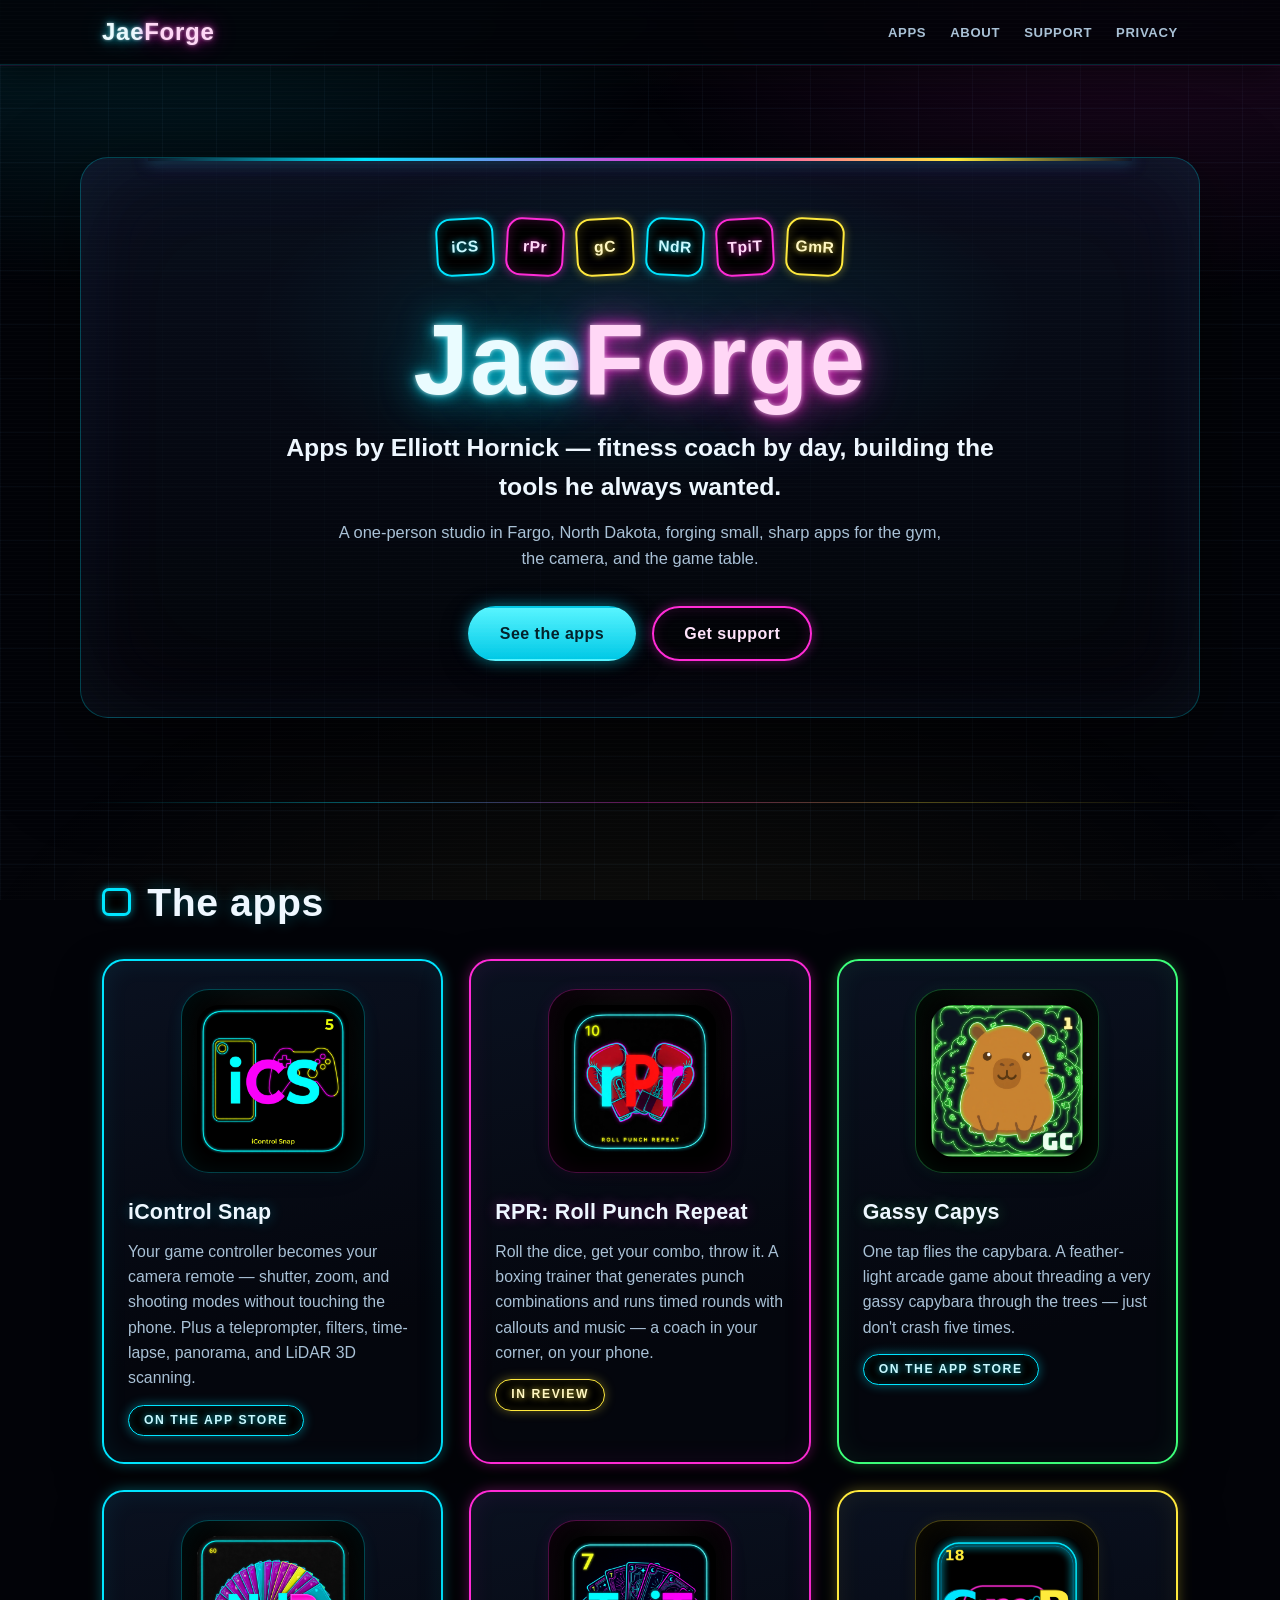
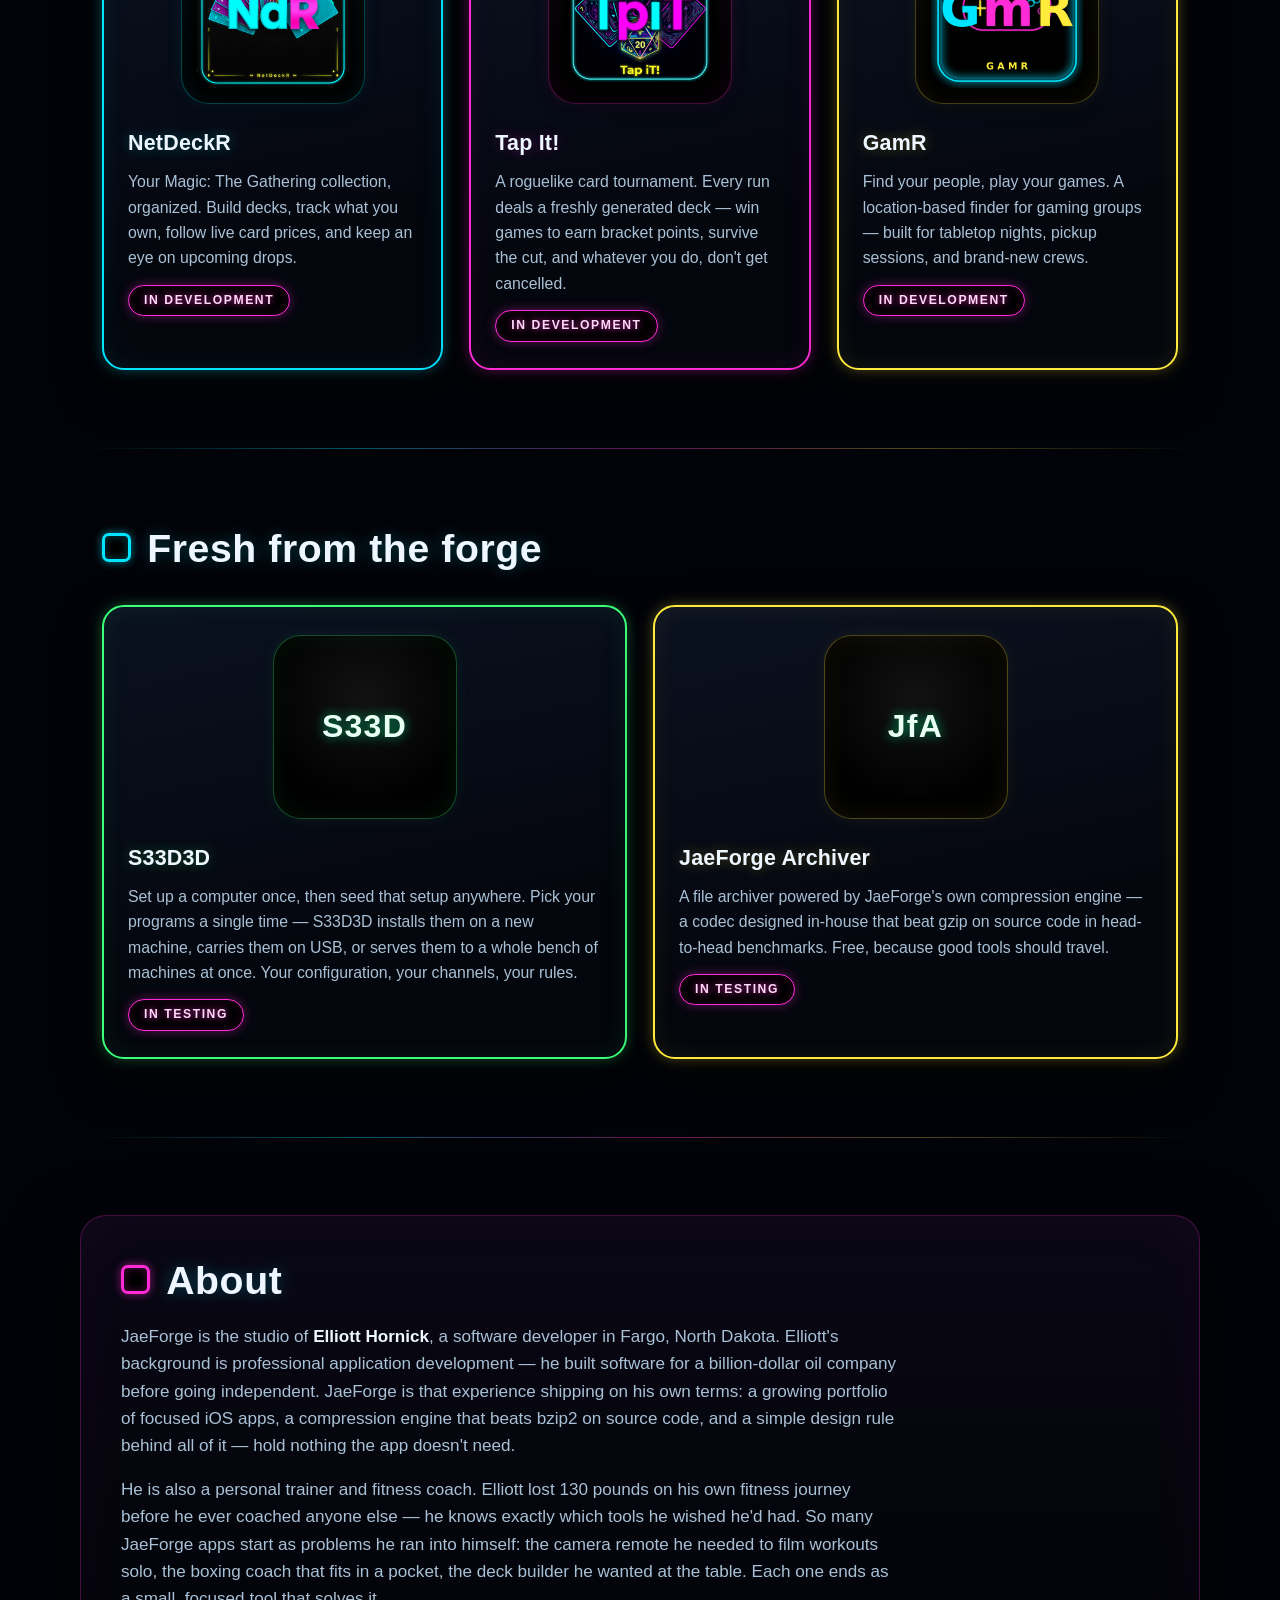
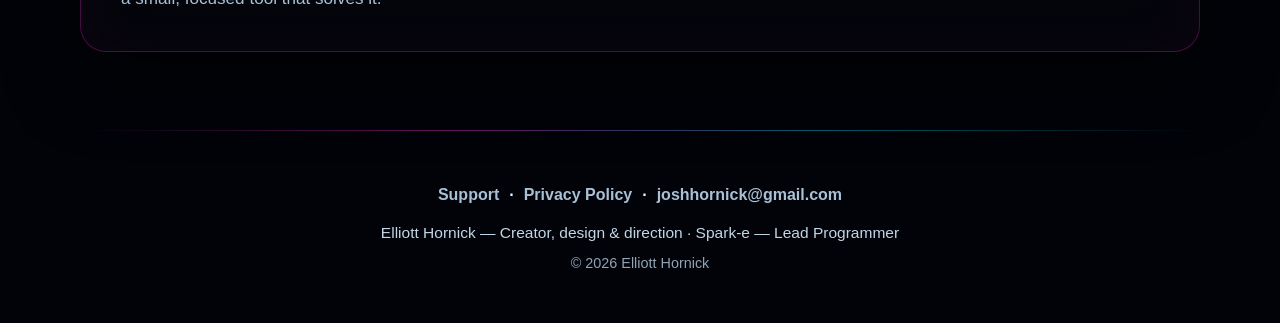
<file: index.html>
<!DOCTYPE html>
<html lang="en">
<head>
<meta charset="utf-8">
<meta name="viewport" content="width=device-width, initial-scale=1">
<title>JaeForge — Apps by Elliott Hornick</title>
<meta name="description" content="JaeForge is the app studio of Elliott Hornick: iControl Snap, RPR: Roll Punch Repeat, Gassy Capys, NetDeckR, Tap It!, GamR — plus the S33D3D installer and the JaeForge Archiver.">
<link rel="icon" type="image/png" href="assets/icons/icontrol-snap.png">
<link rel="stylesheet" href="styles.css">
</head>
<body>
<a class="skip-link" href="#main">Skip to content</a>

<header class="site-header">
  <div class="wrap header-inner">
    <a class="wordmark" href="#top" aria-label="JaeForge — home">Jae<span class="wm-forge">Forge</span></a>
    <nav aria-label="Site">
      <ul class="nav-list">
        <li><a href="#apps">Apps</a></li>
        <li><a href="#about">About</a></li>
        <li><a href="https://elliotthornick.github.io/app-support/support.html">Support</a></li>
        <li><a href="https://elliotthornick.github.io/app-support/privacy.html">Privacy</a></li>
      </ul>
    </nav>
  </div>
</header>

<main id="main">
  <!-- HERO -->
  <section class="hero" id="top">
    <div class="wrap">
      <p class="hero-eyebrow" aria-hidden="true">
        <span class="tile-chip chip-cyan">iCS</span>
        <span class="tile-chip chip-magenta">rPr</span>
        <span class="tile-chip chip-yellow">gC</span>
        <span class="tile-chip chip-cyan">NdR</span>
        <span class="tile-chip chip-magenta">TpiT</span>
        <span class="tile-chip chip-yellow">GmR</span>
      </p>
      <h1 class="hero-title">Jae<span class="wm-forge">Forge</span></h1>
      <p class="hero-statement">Apps by Elliott Hornick — fitness coach by day, building the tools he always wanted.</p>
      <p class="hero-sub">A one-person studio in Fargo, North Dakota, forging small, sharp apps for the gym, the camera, and the game table.</p>
      <p class="hero-actions">
        <a class="btn btn-primary" href="#apps">See the apps</a>
        <a class="btn btn-ghost" href="https://elliotthornick.github.io/app-support/support.html">Get support</a>
      </p>
    </div>
  </section>

  <!-- APPS -->
  <section class="section" id="apps" aria-labelledby="apps-heading">
    <div class="wrap">
      <h2 id="apps-heading">The apps</h2>
      <div class="app-grid">

        <a class="app-card-link" href="icontrol-snap.html" aria-label="iControl Snap — full details">
        <article class="app-card reveal accent-cyan">
          <div class="app-icon-frame"><img class="app-icon" src="assets/icons/icontrol-snap.png" alt="iControl Snap app icon — neon periodic tile with the letters iCS" width="512" height="512" loading="lazy"></div>
          <div class="app-body">
            <h3>iControl Snap</h3>
            <p>Your game controller becomes your camera remote — shutter, zoom, and shooting modes without touching the phone. Plus a teleprompter, filters, time-lapse, panorama, and LiDAR 3D scanning.</p>
            <p><span class="badge badge-live">On the App Store</span></p>
          </div>
        </article>
        </a>

        <a class="app-card-link" href="rpr.html" aria-label="RPR: Roll Punch Repeat — full details">
        <article class="app-card reveal accent-magenta">
          <div class="app-icon-frame"><img class="app-icon" src="assets/icons/rpr.png" alt="RPR: Roll Punch Repeat app icon — neon periodic tile with the letters rPr over boxing gloves" width="512" height="512" loading="lazy"></div>
          <div class="app-body">
            <h3>RPR: Roll Punch Repeat</h3>
            <p>Roll the dice, get your combo, throw it. A boxing trainer that generates punch combinations and runs timed rounds with callouts and music — a coach in your corner, on your phone.</p>
            <p><span class="badge badge-review">In Review</span></p>
          </div>
        </article>
        </a>

        <a class="app-card-link" href="gassy-capys.html" aria-label="Gassy Capys — full details">
        <article class="app-card reveal accent-green">
          <div class="app-icon-frame"><img class="app-icon" src="assets/icons/gassy-capys.png" alt="Gassy Capys app icon — a capybara outlined in green neon" width="512" height="512" loading="lazy"></div>
          <div class="app-body">
            <h3>Gassy Capys</h3>
            <p>One tap flies the capybara. A feather-light arcade game about threading a very gassy capybara through the trees — just don't crash five times.</p>
            <p><span class="badge badge-live">On the App Store</span></p>
          </div>
        </article>
        </a>

        <a class="app-card-link" href="netdeckr.html" aria-label="NetDeckR — full details">
        <article class="app-card reveal accent-cyan">
          <div class="app-icon-frame"><img class="app-icon" src="assets/icons/netdeckr.png" alt="NetDeckR app icon — neon periodic tile with the letters NdR" width="512" height="512" loading="lazy"></div>
          <div class="app-body">
            <h3>NetDeckR</h3>
            <p>Your Magic: The Gathering collection, organized. Build decks, track what you own, follow live card prices, and keep an eye on upcoming drops.</p>
            <p><span class="badge badge-dev">In Development</span></p>
          </div>
        </article>
        </a>

        <a class="app-card-link" href="tap-it.html" aria-label="Tap It! — full details">
        <article class="app-card reveal accent-magenta">
          <div class="app-icon-frame"><img class="app-icon" src="assets/icons/tap-it.png" alt="Tap It! app icon — neon periodic tile with the letters TpiT" width="512" height="512" loading="lazy"></div>
          <div class="app-body">
            <h3>Tap It!</h3>
            <p>A roguelike card tournament. Every run deals a freshly generated deck — win games to earn bracket points, survive the cut, and whatever you do, don't get cancelled.</p>
            <p><span class="badge badge-dev">In Development</span></p>
          </div>
        </article>
        </a>

        <a class="app-card-link" href="gamr.html" aria-label="GamR — full details">
        <article class="app-card reveal accent-yellow">
          <div class="app-icon-frame"><img class="app-icon" src="assets/icons/gamr.png" alt="GamR app icon — neon periodic tile with the letters GmR" width="512" height="512" loading="lazy"></div>
          <div class="app-body">
            <h3>GamR</h3>
            <p>Find your people, play your games. A location-based finder for gaming groups — built for tabletop nights, pickup sessions, and brand-new crews.</p>
            <p><span class="badge badge-dev">In Development</span></p>
          </div>
        </article>
        </a>

      </div>
    </div>
  </section>

  <!-- FRESH FROM THE FORGE -->
  <section class="section" id="tools" aria-labelledby="tools-heading">
    <div class="wrap">
      <h2 id="tools-heading">Fresh from the forge</h2>
      <div class="app-grid">

        <a class="app-card-link" href="s33d3d.html" aria-label="S33D3D — full details">
        <article class="app-card reveal accent-green">
          <div class="app-icon-frame"><div class="app-icon-text" aria-hidden="true">S33D</div></div>
          <div class="app-body">
            <h3>S33D3D</h3>
            <p>Set up a computer once, then seed that setup anywhere. Pick your programs a single time — S33D3D installs them on a new machine, carries them on USB, or serves them to a whole bench of machines at once. Your configuration, your channels, your rules.</p>
            <p><span class="badge badge-dev">In Testing</span></p>
          </div>
        </article>
        </a>

        <a class="app-card-link" href="archiver.html" aria-label="JaeForge Archiver — full details">
        <article class="app-card reveal accent-yellow">
          <div class="app-icon-frame"><div class="app-icon-text" aria-hidden="true">JfA</div></div>
          <div class="app-body">
            <h3>JaeForge Archiver</h3>
            <p>A file archiver powered by JaeForge's own compression engine — a codec designed in-house that beat gzip on source code in head-to-head benchmarks. Free, because good tools should travel.</p>
            <p><span class="badge badge-dev">In Testing</span></p>
          </div>
        </article>
        </a>

      </div>
    </div>
  </section>

  <!-- ABOUT -->
  <section class="section section-about" id="about" aria-labelledby="about-heading">
    <div class="wrap about-inner">
      <h2 id="about-heading">About</h2>
      <p>JaeForge is the studio of <strong>Elliott Hornick</strong>, a software developer in Fargo, North Dakota. Elliott's background is professional application development — he built software for a billion-dollar oil company before going independent. JaeForge is that experience shipping on his own terms: a growing portfolio of focused iOS apps, a compression engine that beats bzip2 on source code, and a simple design rule behind all of it — hold nothing the app doesn't need.</p>
      <p>He is also a personal trainer and fitness coach. Elliott lost 130 pounds on his own fitness journey before he ever coached anyone else — he knows exactly which tools he wished he'd had. So many JaeForge apps start as problems he ran into himself: the camera remote he needed to film workouts solo, the boxing coach that fits in a pocket, the deck builder he wanted at the table. Each one ends as a small, focused tool that solves it.</p>
    </div>
  </section>
</main>

<footer class="site-footer">
  <div class="wrap footer-inner">
    <p class="footer-links">
      <a href="https://elliotthornick.github.io/app-support/support.html">Support</a>
      <span aria-hidden="true">·</span>
      <a href="https://elliotthornick.github.io/app-support/privacy.html">Privacy Policy</a>
      <span aria-hidden="true">·</span>
      <a href="mailto:joshhornick@gmail.com">joshhornick@gmail.com</a>
    </p>
    <p class="footer-credits">Elliott Hornick — Creator, design &amp; direction · Spark-e — Lead Programmer</p>
    <p class="footer-copy">© 2026 Elliott Hornick</p>
  </div>
</footer>

<script src="script.js"></script>
</body>
</html>
</file>
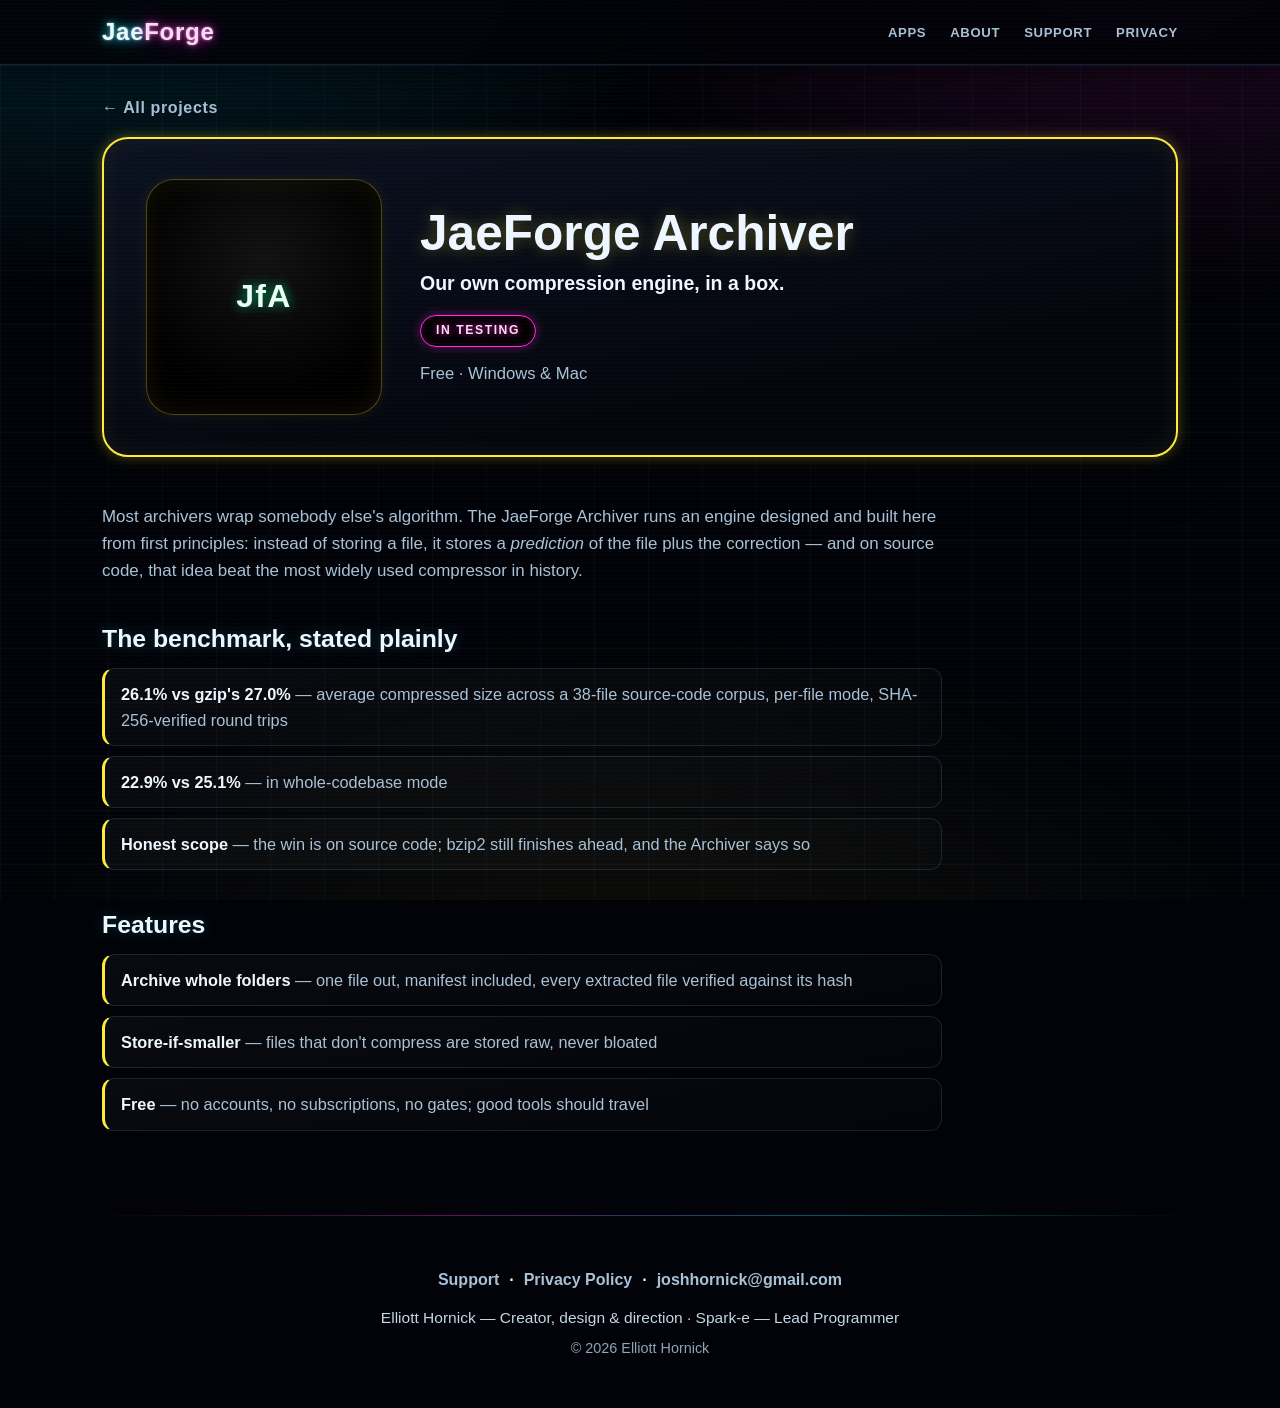
<file: archiver.html>
<!DOCTYPE html>
<html lang="en">
<head>
<meta charset="utf-8">
<meta name="viewport" content="width=device-width, initial-scale=1">
<title>JaeForge Archiver — JaeForge</title>
<meta name="description" content="The JaeForge Archiver is a free file archiver powered by JaeForge's own compression engine — a codec designed in-house that beat gzip on source code in head-to-head benchmarks.">
<link rel="icon" type="image/png" href="assets/icons/gassy-capys.png">
<link rel="stylesheet" href="styles.css">
</head>
<body>
<a class="skip-link" href="#main">Skip to content</a>

<header class="site-header">
  <div class="wrap header-inner">
    <a class="wordmark" href="index.html" aria-label="JaeForge — home">Jae<span class="wm-forge">Forge</span></a>
    <nav aria-label="Site">
      <ul class="nav-list">
        <li><a href="index.html#apps">Apps</a></li>
        <li><a href="index.html#about">About</a></li>
        <li><a href="https://elliotthornick.github.io/app-support/support.html">Support</a></li>
        <li><a href="https://elliotthornick.github.io/app-support/privacy.html">Privacy</a></li>
      </ul>
    </nav>
  </div>
</header>

<main id="main">
  <div class="wrap">
    <p class="back-link"><a href="index.html#tools">← All projects</a></p>
    <section class="app-hero-inner accent-yellow" aria-labelledby="app-name">
      <div class="app-icon-frame app-icon-frame-lg"><div class="app-icon-text" aria-hidden="true">JfA</div></div>
      <div class="app-hero-text">
        <h1 id="app-name">JaeForge Archiver</h1>
        <p class="app-tagline">Our own compression engine, in a box.</p>
        <p class="app-badge-row"><span class="badge badge-dev">In Testing</span></p>
        <p class="app-price">Free · Windows &amp; Mac</p>
      </div>
    </section>
  </div>

  <section class="app-detail wrap accent-yellow">
    <div class="app-copy">
      <p>Most archivers wrap somebody else's algorithm. The JaeForge Archiver runs an engine designed and built here from first principles: instead of storing a file, it stores a <em>prediction</em> of the file plus the correction — and on source code, that idea beat the most widely used compressor in history.</p>

      <h2>The benchmark, stated plainly</h2>
      <ul class="feature-list">
        <li><strong>26.1% vs gzip's 27.0%</strong> — average compressed size across a 38-file source-code corpus, per-file mode, SHA-256-verified round trips</li>
        <li><strong>22.9% vs 25.1%</strong> — in whole-codebase mode</li>
        <li><strong>Honest scope</strong> — the win is on source code; bzip2 still finishes ahead, and the Archiver says so</li>
      </ul>

      <h2>Features</h2>
      <ul class="feature-list">
        <li><strong>Archive whole folders</strong> — one file out, manifest included, every extracted file verified against its hash</li>
        <li><strong>Store-if-smaller</strong> — files that don't compress are stored raw, never bloated</li>
        <li><strong>Free</strong> — no accounts, no subscriptions, no gates; good tools should travel</li>
      </ul>
    </div>
  </section>
</main>

<footer class="site-footer">
  <div class="wrap footer-inner">
    <p class="footer-links">
      <a href="https://elliotthornick.github.io/app-support/support.html">Support</a>
      <span aria-hidden="true">·</span>
      <a href="https://elliotthornick.github.io/app-support/privacy.html">Privacy Policy</a>
      <span aria-hidden="true">·</span>
      <a href="mailto:joshhornick@gmail.com">joshhornick@gmail.com</a>
    </p>
    <p class="footer-credits">Elliott Hornick — Creator, design &amp; direction · Spark-e — Lead Programmer</p>
    <p class="footer-copy">© 2026 Elliott Hornick</p>
  </div>
</footer>

<script src="script.js"></script>
</body>
</html>
</file>
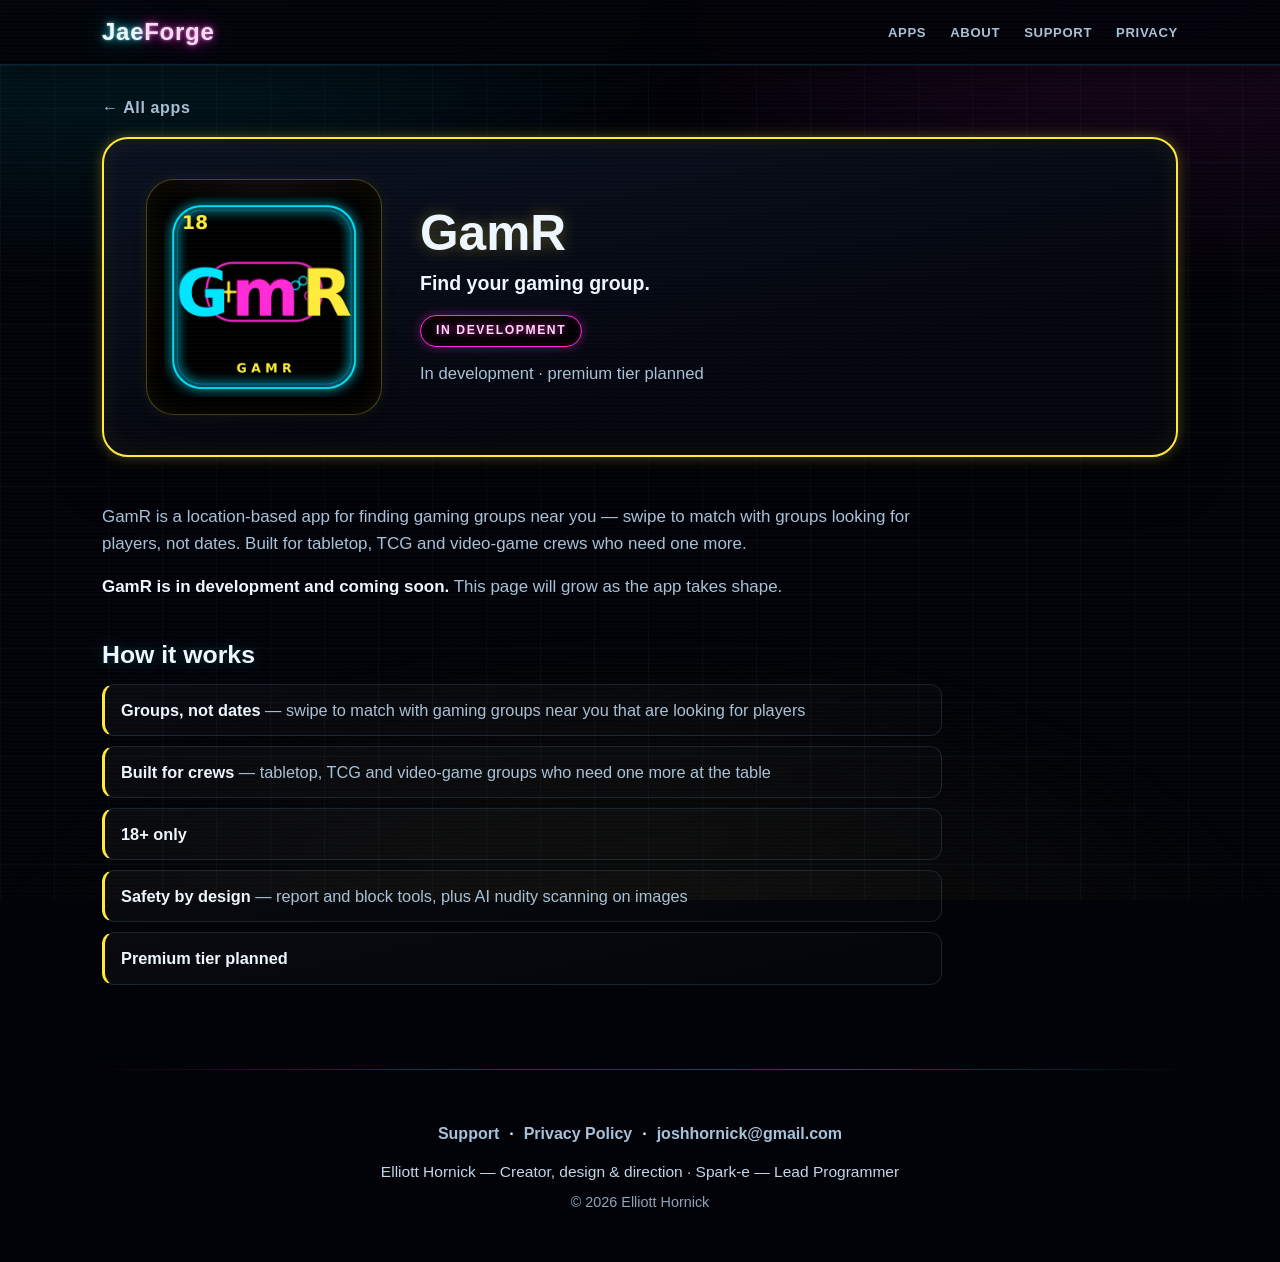
<file: gamr.html>
<!DOCTYPE html>
<html lang="en">
<head>
<meta charset="utf-8">
<meta name="viewport" content="width=device-width, initial-scale=1">
<title>GamR — JaeForge</title>
<meta name="description" content="GamR is a location-based app for finding gaming groups near you — swipe to match with groups looking for players, not dates. In development at JaeForge.">
<link rel="icon" type="image/png" href="assets/icons/gamr.png">
<link rel="stylesheet" href="styles.css">
</head>
<body>
<a class="skip-link" href="#main">Skip to content</a>

<header class="site-header">
  <div class="wrap header-inner">
    <a class="wordmark" href="index.html" aria-label="JaeForge — home">Jae<span class="wm-forge">Forge</span></a>
    <nav aria-label="Site">
      <ul class="nav-list">
        <li><a href="index.html#apps">Apps</a></li>
        <li><a href="index.html#about">About</a></li>
        <li><a href="https://elliotthornick.github.io/app-support/support.html">Support</a></li>
        <li><a href="https://elliotthornick.github.io/app-support/privacy.html">Privacy</a></li>
      </ul>
    </nav>
  </div>
</header>

<main id="main">
  <div class="wrap">
    <p class="back-link"><a href="index.html#apps">← All apps</a></p>
    <section class="app-hero-inner accent-yellow" aria-labelledby="app-name">
      <div class="app-icon-frame app-icon-frame-lg"><img class="app-icon" src="assets/icons/gamr.png" alt="GamR app icon — neon periodic tile with the letters GmR" width="512" height="512"></div>
      <div class="app-hero-text">
        <h1 id="app-name">GamR</h1>
        <p class="app-tagline">Find your gaming group.</p>
        <p class="app-badge-row"><span class="badge badge-dev">In Development</span></p>
        <p class="app-price">In development · premium tier planned</p>
      </div>
    </section>
  </div>

  <section class="app-detail wrap accent-yellow">
    <div class="app-copy">
      <p>GamR is a location-based app for finding gaming groups near you — swipe to match with groups looking for players, not dates. Built for tabletop, TCG and video-game crews who need one more.</p>
      <p><strong>GamR is in development and coming soon.</strong> This page will grow as the app takes shape.</p>

      <h2>How it works</h2>
      <ul class="feature-list">
        <li><strong>Groups, not dates</strong> — swipe to match with gaming groups near you that are looking for players</li>
        <li><strong>Built for crews</strong> — tabletop, TCG and video-game groups who need one more at the table</li>
        <li><strong>18+ only</strong></li>
        <li><strong>Safety by design</strong> — report and block tools, plus AI nudity scanning on images</li>
        <li><strong>Premium tier planned</strong></li>
      </ul>
    </div>
  </section>
</main>

<footer class="site-footer">
  <div class="wrap footer-inner">
    <p class="footer-links">
      <a href="https://elliotthornick.github.io/app-support/support.html">Support</a>
      <span aria-hidden="true">·</span>
      <a href="https://elliotthornick.github.io/app-support/privacy.html">Privacy Policy</a>
      <span aria-hidden="true">·</span>
      <a href="mailto:joshhornick@gmail.com">joshhornick@gmail.com</a>
    </p>
    <p class="footer-credits">Elliott Hornick — Creator, design &amp; direction · Spark-e — Lead Programmer</p>
    <p class="footer-copy">© 2026 Elliott Hornick</p>
  </div>
</footer>

<script src="script.js"></script>
</body>
</html>
</file>
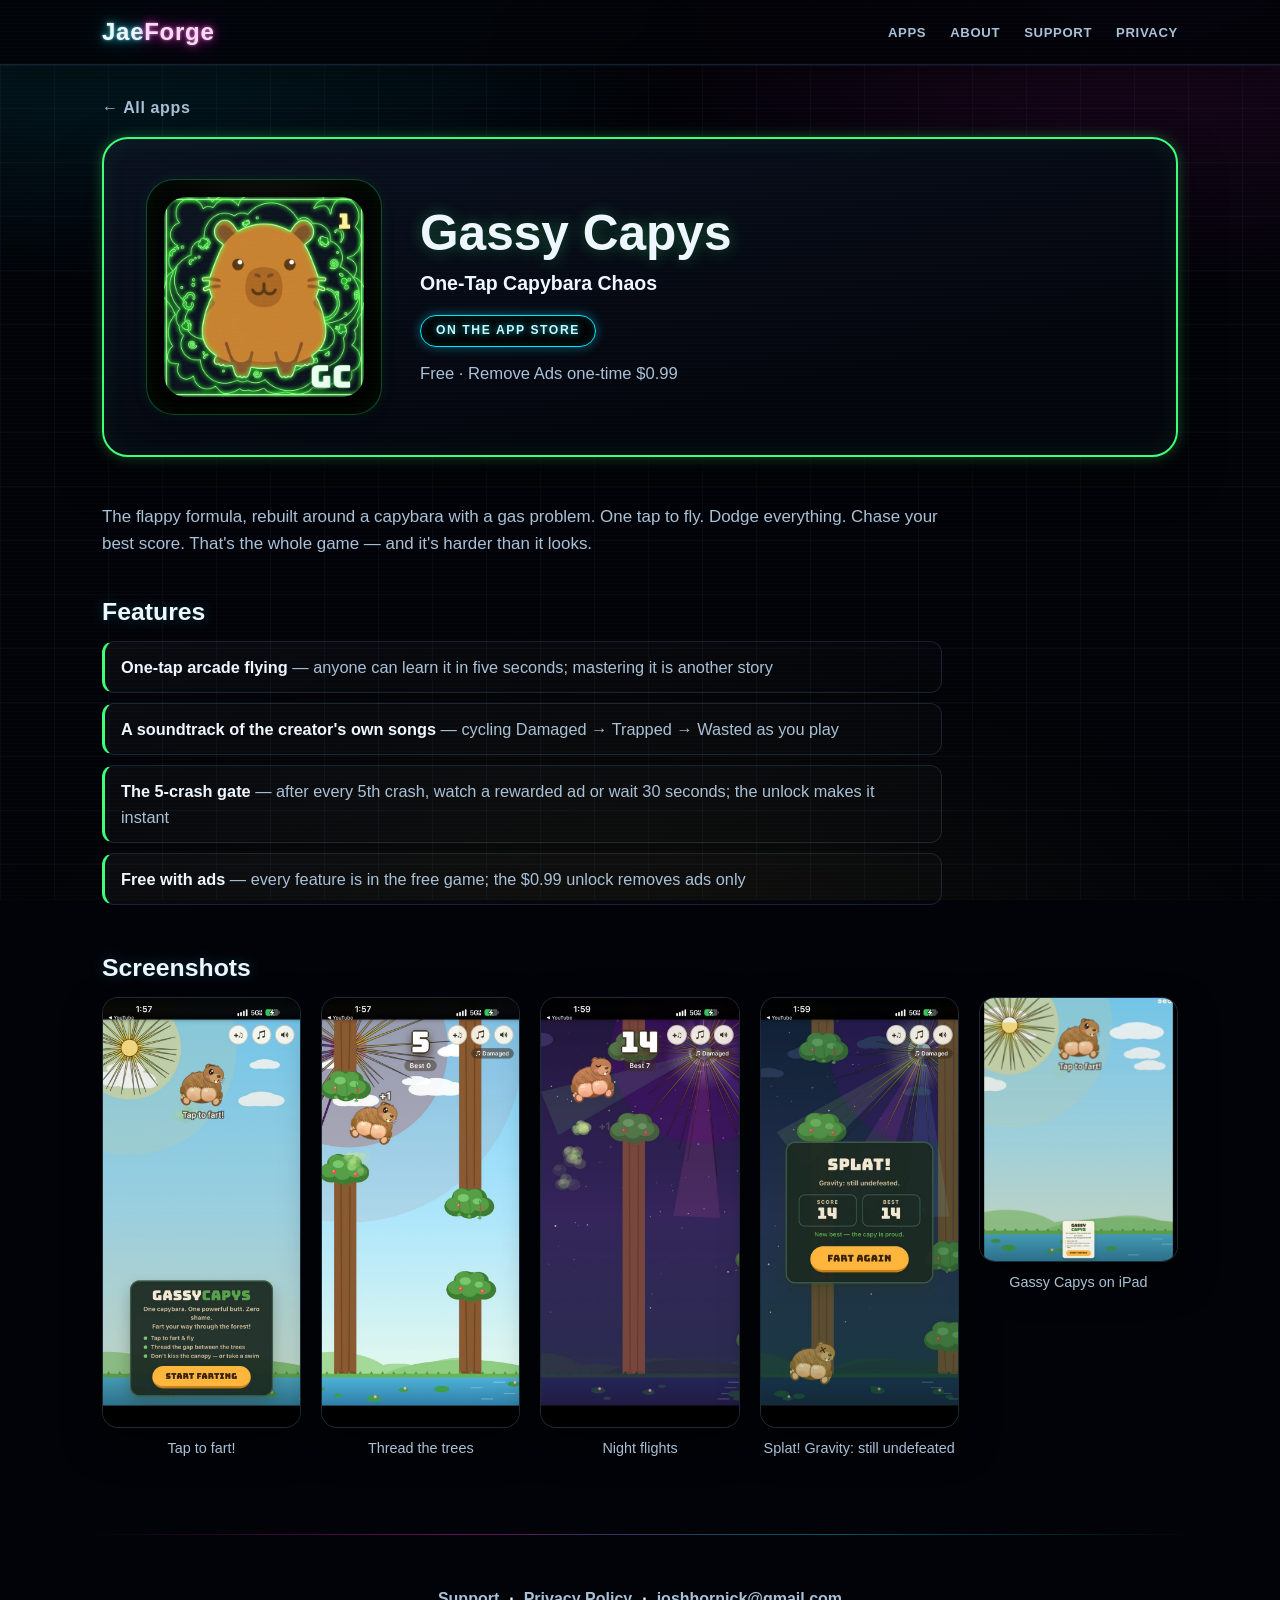
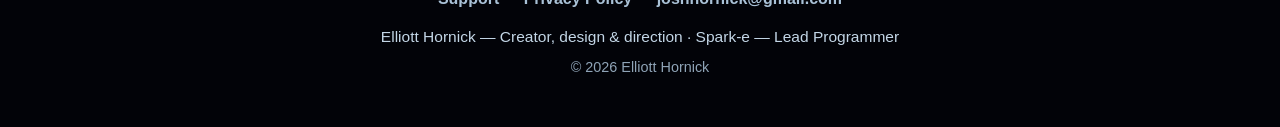
<file: gassy-capys.html>
<!DOCTYPE html>
<html lang="en">
<head>
<meta charset="utf-8">
<meta name="viewport" content="width=device-width, initial-scale=1">
<title>Gassy Capys — JaeForge</title>
<meta name="description" content="Gassy Capys is one-tap capybara chaos — the flappy formula rebuilt around a capybara with a gas problem, with a soundtrack of the creator's own songs.">
<link rel="icon" type="image/png" href="assets/icons/gassy-capys.png">
<link rel="stylesheet" href="styles.css">
</head>
<body>
<a class="skip-link" href="#main">Skip to content</a>

<header class="site-header">
  <div class="wrap header-inner">
    <a class="wordmark" href="index.html" aria-label="JaeForge — home">Jae<span class="wm-forge">Forge</span></a>
    <nav aria-label="Site">
      <ul class="nav-list">
        <li><a href="index.html#apps">Apps</a></li>
        <li><a href="index.html#about">About</a></li>
        <li><a href="https://elliotthornick.github.io/app-support/support.html">Support</a></li>
        <li><a href="https://elliotthornick.github.io/app-support/privacy.html">Privacy</a></li>
      </ul>
    </nav>
  </div>
</header>

<main id="main">
  <div class="wrap">
    <p class="back-link"><a href="index.html#apps">← All apps</a></p>
    <section class="app-hero-inner accent-green" aria-labelledby="app-name">
      <div class="app-icon-frame app-icon-frame-lg"><img class="app-icon" src="assets/icons/gassy-capys.png" alt="Gassy Capys app icon — a capybara outlined in green neon" width="512" height="512"></div>
      <div class="app-hero-text">
        <h1 id="app-name">Gassy Capys</h1>
        <p class="app-tagline">One-Tap Capybara Chaos</p>
        <p class="app-badge-row"><span class="badge badge-live">On the App Store</span></p>
        <p class="app-price">Free · Remove Ads one-time $0.99</p>
      </div>
    </section>
  </div>

  <section class="app-detail wrap accent-green">
    <div class="app-copy">
      <p>The flappy formula, rebuilt around a capybara with a gas problem. One tap to fly. Dodge everything. Chase your best score. That's the whole game — and it's harder than it looks.</p>

      <h2>Features</h2>
      <ul class="feature-list">
        <li><strong>One-tap arcade flying</strong> — anyone can learn it in five seconds; mastering it is another story</li>
        <li><strong>A soundtrack of the creator's own songs</strong> — cycling Damaged → Trapped → Wasted as you play</li>
        <li><strong>The 5-crash gate</strong> — after every 5th crash, watch a rewarded ad or wait 30 seconds; the unlock makes it instant</li>
        <li><strong>Free with ads</strong> — every feature is in the free game; the $0.99 unlock removes ads only</li>
      </ul>
    </div>

    <div class="shots">
      <h2>Screenshots</h2>
      <div class="shot-grid portrait">
        <figure class="shot"><img src="assets/shots/gassy-capys/shot-1.jpg" alt="Gassy Capys title screen — the capybara under a sunny sky with 'Tap to fart!' and the Start Farting button" width="660" height="1434" loading="lazy"><figcaption>Tap to fart!</figcaption></figure>
        <figure class="shot"><img src="assets/shots/gassy-capys/shot-2.jpg" alt="Gassy Capys gameplay — the capybara threads the gap between the trees at score 5, with Damaged playing" width="660" height="1434" loading="lazy"><figcaption>Thread the trees</figcaption></figure>
        <figure class="shot"><img src="assets/shots/gassy-capys/shot-3.jpg" alt="Gassy Capys at night — the capybara flies by moonlight at score 14, leaving a fart trail past a tree" width="660" height="1434" loading="lazy"><figcaption>Night flights</figcaption></figure>
        <figure class="shot"><img src="assets/shots/gassy-capys/shot-4.jpg" alt="Gassy Capys game over — Splat! Score 14, a new best, with the Fart Again button" width="660" height="1434" loading="lazy"><figcaption>Splat! Gravity: still undefeated</figcaption></figure>
        <figure class="shot"><img src="assets/shots/gassy-capys/gassy-ipad-13.png" alt="Gassy Capys title screen on iPad — the capybara under a sunny sky with 'Tap to fart!' and the Start Farting button" width="2048" height="2732" loading="lazy"><figcaption>Gassy Capys on iPad</figcaption></figure>
      </div>
    </div>
  </section>
</main>

<footer class="site-footer">
  <div class="wrap footer-inner">
    <p class="footer-links">
      <a href="https://elliotthornick.github.io/app-support/support.html">Support</a>
      <span aria-hidden="true">·</span>
      <a href="https://elliotthornick.github.io/app-support/privacy.html">Privacy Policy</a>
      <span aria-hidden="true">·</span>
      <a href="mailto:joshhornick@gmail.com">joshhornick@gmail.com</a>
    </p>
    <p class="footer-credits">Elliott Hornick — Creator, design &amp; direction · Spark-e — Lead Programmer</p>
    <p class="footer-copy">© 2026 Elliott Hornick</p>
  </div>
</footer>

<script src="script.js"></script>
</body>
</html>
</file>
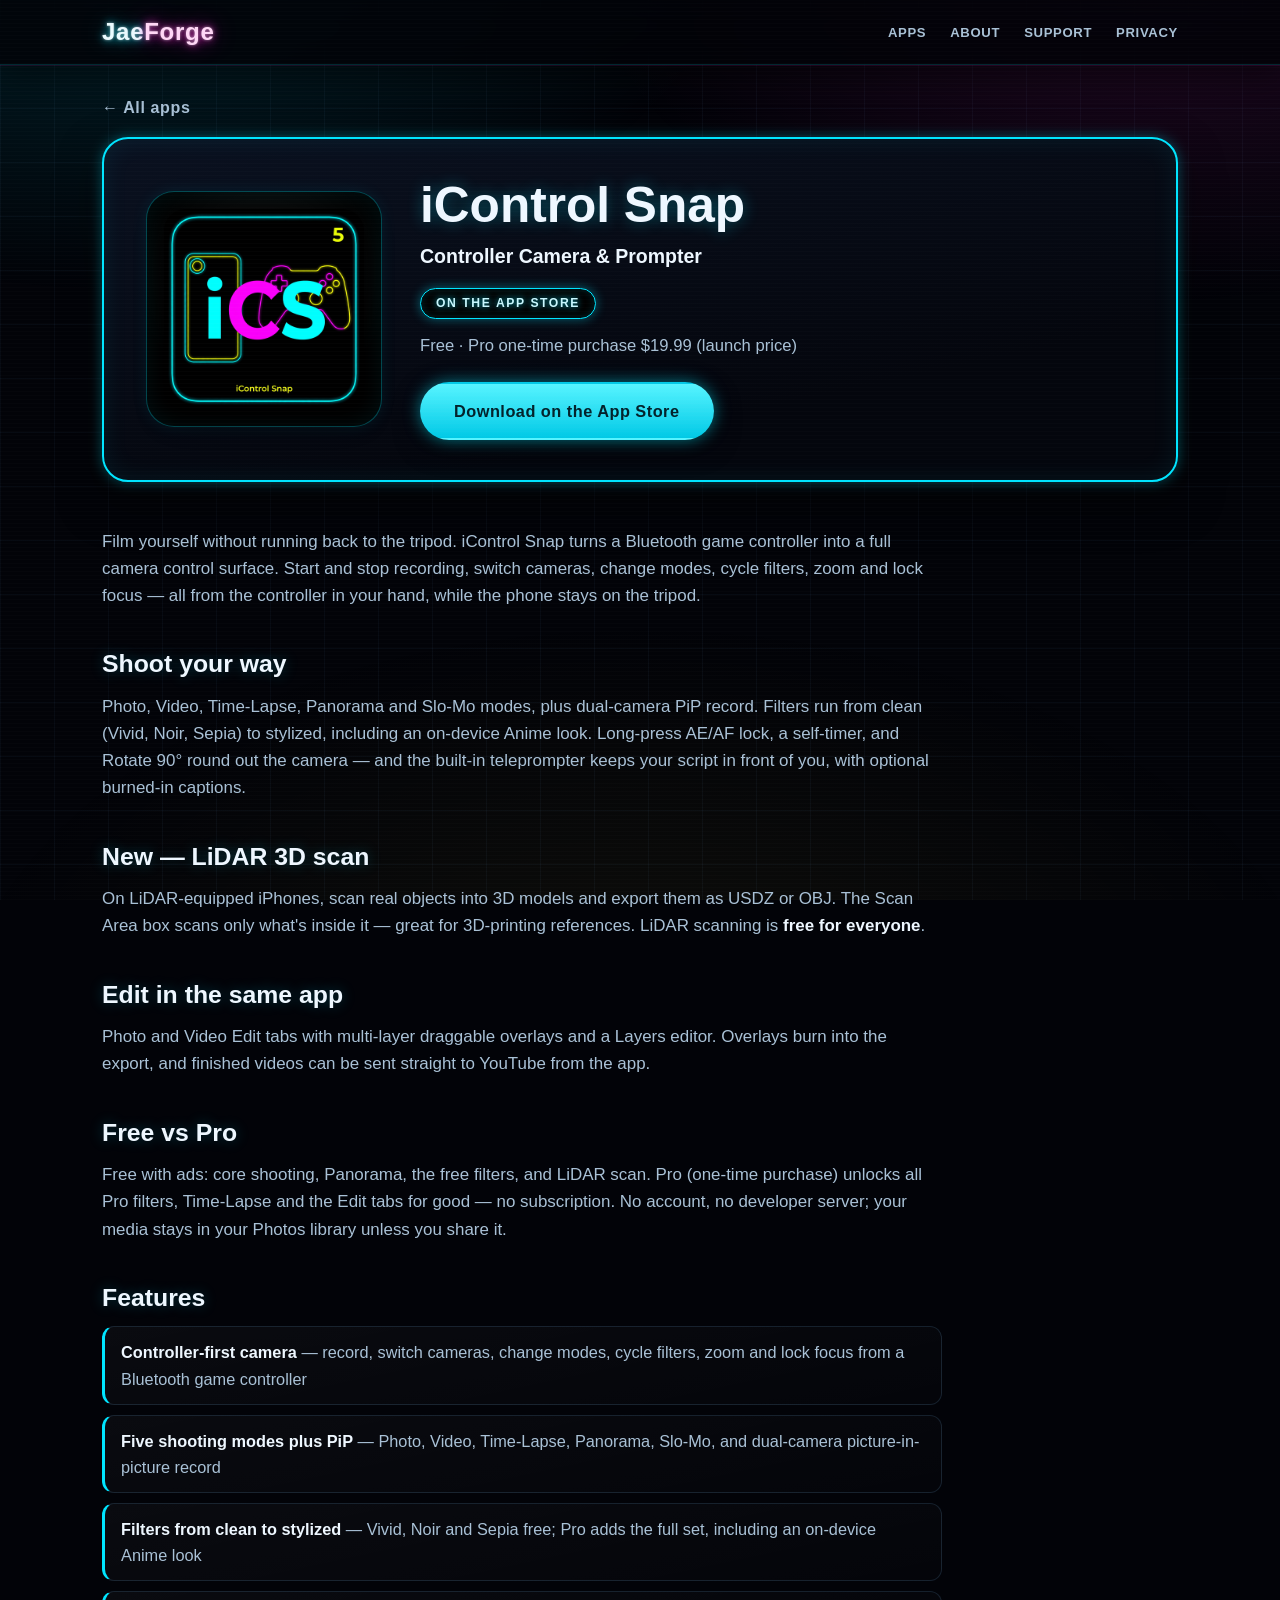
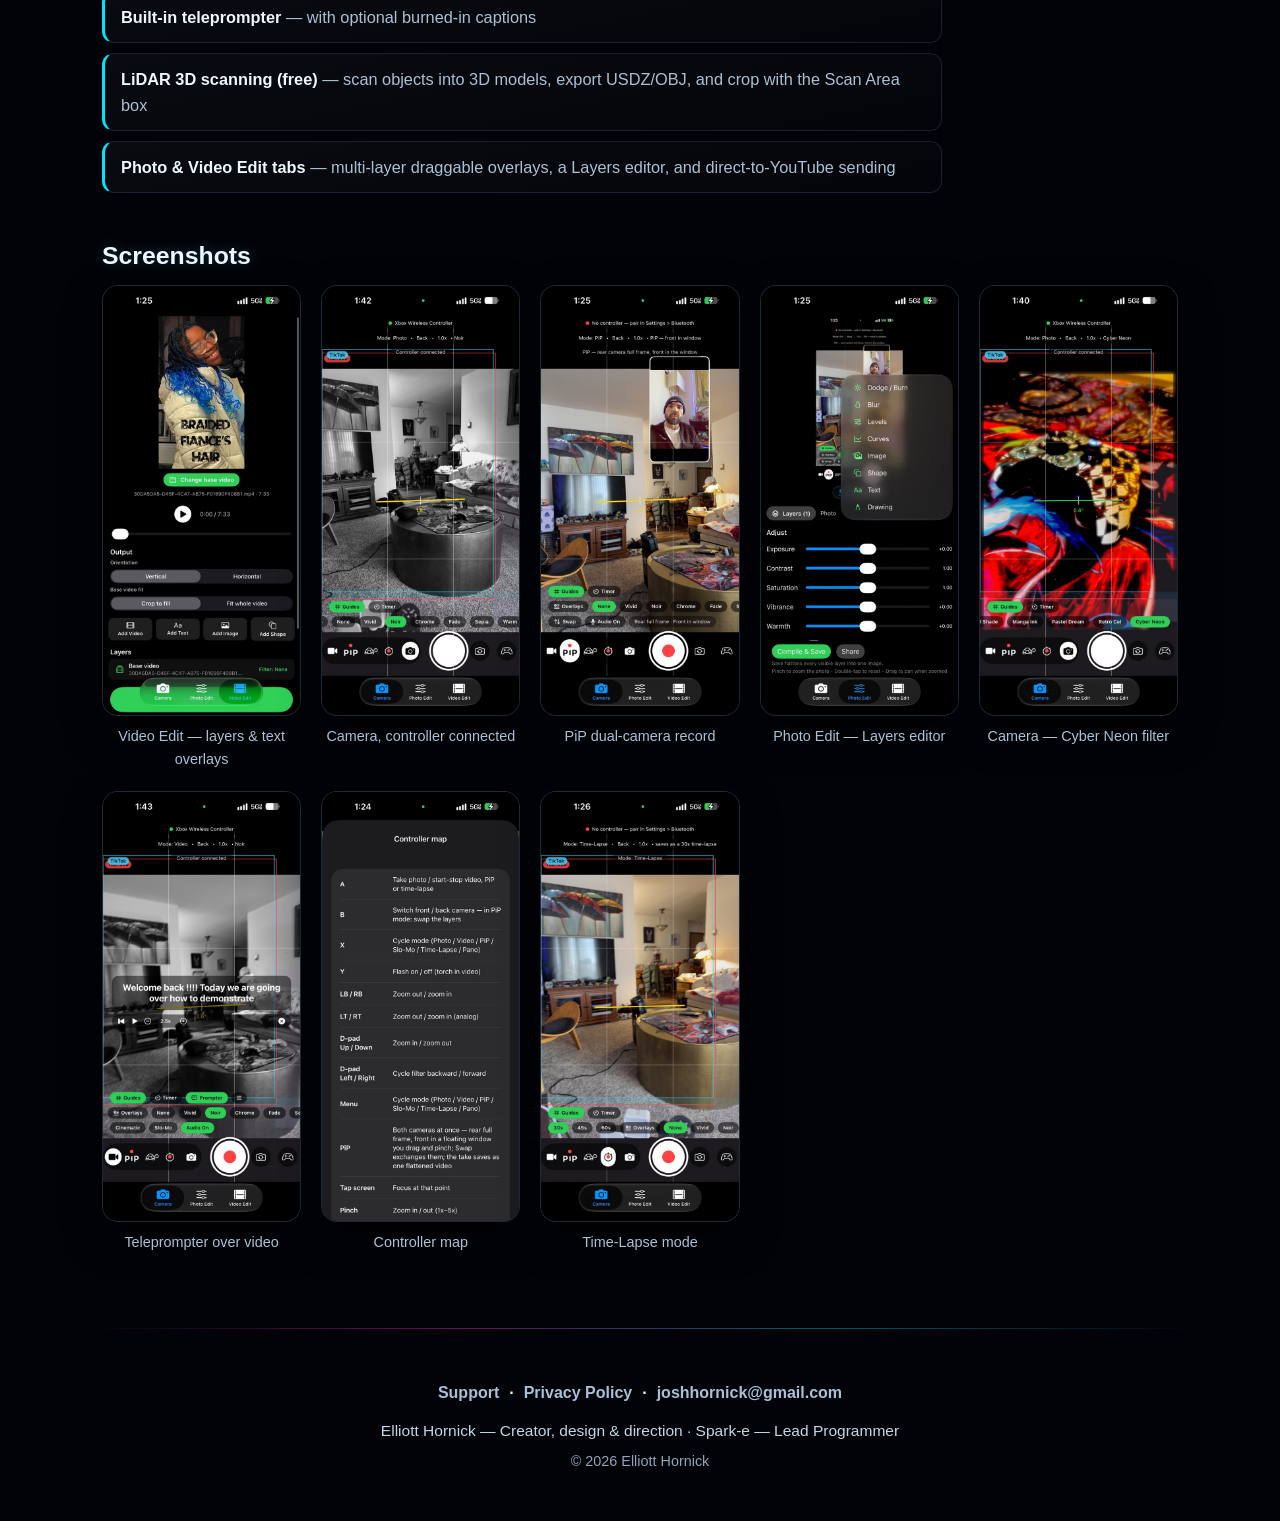
<file: icontrol-snap.html>
<!DOCTYPE html>
<html lang="en">
<head>
<meta charset="utf-8">
<meta name="viewport" content="width=device-width, initial-scale=1">
<title>iControl Snap — JaeForge</title>
<meta name="description" content="iControl Snap turns a Bluetooth game controller into a full camera control surface — shooting modes, filters, a teleprompter, LiDAR 3D scanning, and in-app editing. Free on the App Store.">
<link rel="icon" type="image/png" href="assets/icons/icontrol-snap.png">
<link rel="stylesheet" href="styles.css">
</head>
<body>
<a class="skip-link" href="#main">Skip to content</a>

<header class="site-header">
  <div class="wrap header-inner">
    <a class="wordmark" href="index.html" aria-label="JaeForge — home">Jae<span class="wm-forge">Forge</span></a>
    <nav aria-label="Site">
      <ul class="nav-list">
        <li><a href="index.html#apps">Apps</a></li>
        <li><a href="index.html#about">About</a></li>
        <li><a href="https://elliotthornick.github.io/app-support/support.html">Support</a></li>
        <li><a href="https://elliotthornick.github.io/app-support/privacy.html">Privacy</a></li>
      </ul>
    </nav>
  </div>
</header>

<main id="main">
  <div class="wrap">
    <p class="back-link"><a href="index.html#apps">← All apps</a></p>
    <section class="app-hero-inner accent-cyan" aria-labelledby="app-name">
      <div class="app-icon-frame app-icon-frame-lg"><img class="app-icon" src="assets/icons/icontrol-snap.png" alt="iControl Snap app icon — neon periodic tile with the letters iCS" width="512" height="512"></div>
      <div class="app-hero-text">
        <h1 id="app-name">iControl Snap</h1>
        <p class="app-tagline">Controller Camera &amp; Prompter</p>
        <p class="app-badge-row"><span class="badge badge-live">On the App Store</span></p>
        <p class="app-price">Free · Pro one-time purchase $19.99 (launch price)</p>
        <p class="app-actions"><a class="btn btn-primary btn-store" href="https://apps.apple.com/us/app/icontrol-snap/id6837736080">Download on the App Store</a></p>
      </div>
    </section>
  </div>

  <section class="app-detail wrap accent-cyan">
    <div class="app-copy">
      <p>Film yourself without running back to the tripod. iControl Snap turns a Bluetooth game controller into a full camera control surface. Start and stop recording, switch cameras, change modes, cycle filters, zoom and lock focus — all from the controller in your hand, while the phone stays on the tripod.</p>

      <h2>Shoot your way</h2>
      <p>Photo, Video, Time-Lapse, Panorama and Slo-Mo modes, plus dual-camera PiP record. Filters run from clean (Vivid, Noir, Sepia) to stylized, including an on-device Anime look. Long-press AE/AF lock, a self-timer, and Rotate 90° round out the camera — and the built-in teleprompter keeps your script in front of you, with optional burned-in captions.</p>

      <h2>New — LiDAR 3D scan</h2>
      <p>On LiDAR-equipped iPhones, scan real objects into 3D models and export them as USDZ or OBJ. The Scan Area box scans only what's inside it — great for 3D-printing references. LiDAR scanning is <strong>free for everyone</strong>.</p>

      <h2>Edit in the same app</h2>
      <p>Photo and Video Edit tabs with multi-layer draggable overlays and a Layers editor. Overlays burn into the export, and finished videos can be sent straight to YouTube from the app.</p>

      <h2>Free vs Pro</h2>
      <p>Free with ads: core shooting, Panorama, the free filters, and LiDAR scan. Pro (one-time purchase) unlocks all Pro filters, Time-Lapse and the Edit tabs for good — no subscription. No account, no developer server; your media stays in your Photos library unless you share it.</p>

      <h2>Features</h2>
      <ul class="feature-list">
        <li><strong>Controller-first camera</strong> — record, switch cameras, change modes, cycle filters, zoom and lock focus from a Bluetooth game controller</li>
        <li><strong>Five shooting modes plus PiP</strong> — Photo, Video, Time-Lapse, Panorama, Slo-Mo, and dual-camera picture-in-picture record</li>
        <li><strong>Filters from clean to stylized</strong> — Vivid, Noir and Sepia free; Pro adds the full set, including an on-device Anime look</li>
        <li><strong>Built-in teleprompter</strong> — with optional burned-in captions</li>
        <li><strong>LiDAR 3D scanning (free)</strong> — scan objects into 3D models, export USDZ/OBJ, and crop with the Scan Area box</li>
        <li><strong>Photo &amp; Video Edit tabs</strong> — multi-layer draggable overlays, a Layers editor, and direct-to-YouTube sending</li>
      </ul>
    </div>

    <div class="shots">
      <h2>Screenshots</h2>
      <div class="shot-grid portrait">
        <figure class="shot"><img src="assets/shots/icontrol-snap/shot-1.jpg" alt="iControl Snap Video Edit tab — a video loaded with a text overlay, output settings, and the Layers panel" width="598" height="1300" loading="lazy"><figcaption>Video Edit — layers &amp; text overlays</figcaption></figure>
        <figure class="shot"><img src="assets/shots/icontrol-snap/shot-2.jpg" alt="iControl Snap camera in Photo mode with an Xbox controller connected and the Noir filter on" width="598" height="1300" loading="lazy"><figcaption>Camera, controller connected</figcaption></figure>
        <figure class="shot"><img src="assets/shots/icontrol-snap/shot-3.jpg" alt="iControl Snap camera in PiP mode — rear camera full frame with the front camera in a floating window" width="598" height="1300" loading="lazy"><figcaption>PiP dual-camera record</figcaption></figure>
        <figure class="shot"><img src="assets/shots/icontrol-snap/shot-4.jpg" alt="iControl Snap Photo Edit tab — Layers editor with adjustment sliders and the add-layer tools menu" width="598" height="1300" loading="lazy"><figcaption>Photo Edit — Layers editor</figcaption></figure>
        <figure class="shot"><img src="assets/shots/icontrol-snap/shot-5.jpg" alt="iControl Snap camera in Photo mode with the Cyber Neon filter applied and an Xbox controller connected" width="598" height="1300" loading="lazy"><figcaption>Camera — Cyber Neon filter</figcaption></figure>
        <figure class="shot"><img src="assets/shots/icontrol-snap/shot-6.jpg" alt="iControl Snap video mode with the teleprompter text running over the camera view" width="598" height="1300" loading="lazy"><figcaption>Teleprompter over video</figcaption></figure>
        <figure class="shot"><img src="assets/shots/icontrol-snap/shot-7.jpg" alt="iControl Snap controller map — a list of every controller button and what it does" width="598" height="1300" loading="lazy"><figcaption>Controller map</figcaption></figure>
        <figure class="shot"><img src="assets/shots/icontrol-snap/shot-8.jpg" alt="iControl Snap Time-Lapse mode with duration options and filters" width="598" height="1300" loading="lazy"><figcaption>Time-Lapse mode</figcaption></figure>
      </div>
    </div>
  </section>
</main>

<footer class="site-footer">
  <div class="wrap footer-inner">
    <p class="footer-links">
      <a href="https://elliotthornick.github.io/app-support/support.html">Support</a>
      <span aria-hidden="true">·</span>
      <a href="https://elliotthornick.github.io/app-support/privacy.html">Privacy Policy</a>
      <span aria-hidden="true">·</span>
      <a href="mailto:joshhornick@gmail.com">joshhornick@gmail.com</a>
    </p>
    <p class="footer-credits">Elliott Hornick — Creator, design &amp; direction · Spark-e — Lead Programmer</p>
    <p class="footer-copy">© 2026 Elliott Hornick</p>
  </div>
</footer>

<script src="script.js"></script>
</body>
</html>
</file>
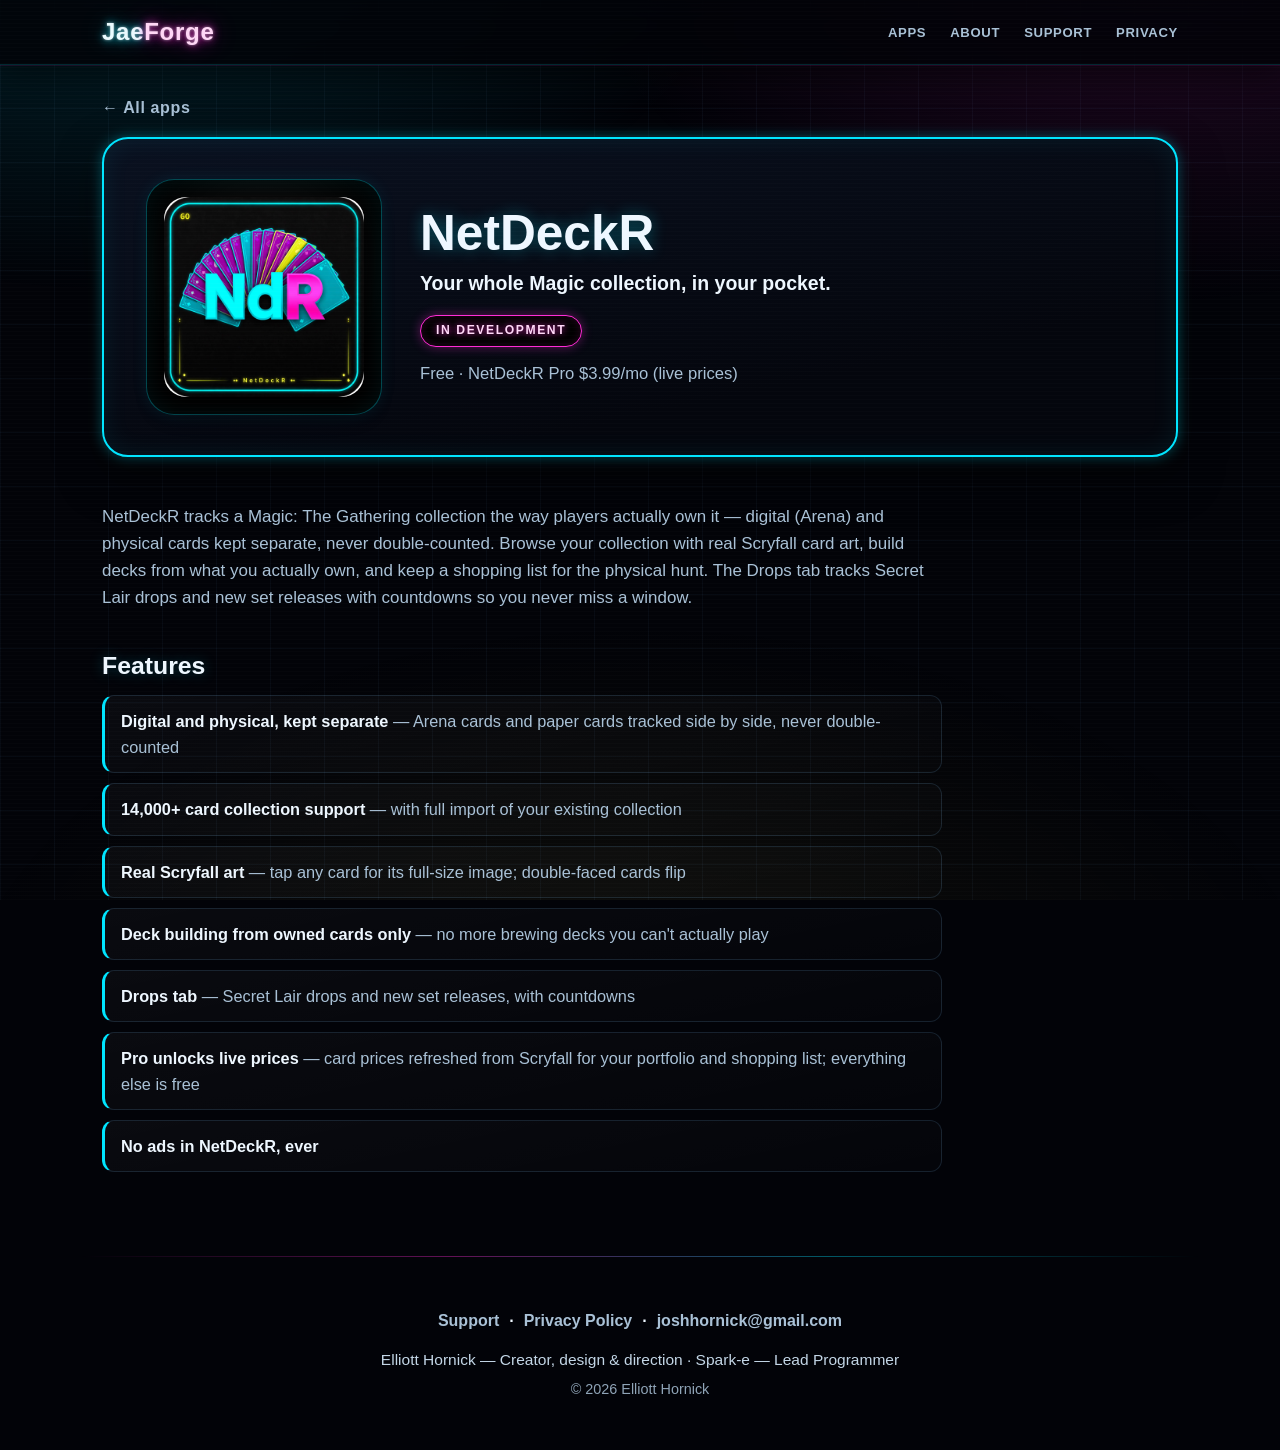
<file: netdeckr.html>
<!DOCTYPE html>
<html lang="en">
<head>
<meta charset="utf-8">
<meta name="viewport" content="width=device-width, initial-scale=1">
<title>NetDeckR — JaeForge</title>
<meta name="description" content="NetDeckR tracks a Magic: The Gathering collection the way players actually own it — digital and physical kept separate, real Scryfall art, deck building from owned cards, and a Drops tab for Secret Lair and new sets.">
<link rel="icon" type="image/png" href="assets/icons/netdeckr.png">
<link rel="stylesheet" href="styles.css">
</head>
<body>
<a class="skip-link" href="#main">Skip to content</a>

<header class="site-header">
  <div class="wrap header-inner">
    <a class="wordmark" href="index.html" aria-label="JaeForge — home">Jae<span class="wm-forge">Forge</span></a>
    <nav aria-label="Site">
      <ul class="nav-list">
        <li><a href="index.html#apps">Apps</a></li>
        <li><a href="index.html#about">About</a></li>
        <li><a href="https://elliotthornick.github.io/app-support/support.html">Support</a></li>
        <li><a href="https://elliotthornick.github.io/app-support/privacy.html">Privacy</a></li>
      </ul>
    </nav>
  </div>
</header>

<main id="main">
  <div class="wrap">
    <p class="back-link"><a href="index.html#apps">← All apps</a></p>
    <section class="app-hero-inner accent-cyan" aria-labelledby="app-name">
      <div class="app-icon-frame app-icon-frame-lg"><img class="app-icon" src="assets/icons/netdeckr.png" alt="NetDeckR app icon — neon periodic tile with the letters NdR" width="512" height="512"></div>
      <div class="app-hero-text">
        <h1 id="app-name">NetDeckR</h1>
        <p class="app-tagline">Your whole Magic collection, in your pocket.</p>
        <p class="app-badge-row"><span class="badge badge-dev">In Development</span></p>
        <p class="app-price">Free · NetDeckR Pro $3.99/mo (live prices)</p>
      </div>
    </section>
  </div>

  <section class="app-detail wrap accent-cyan">
    <div class="app-copy">
      <p>NetDeckR tracks a Magic: The Gathering collection the way players actually own it — digital (Arena) and physical cards kept separate, never double-counted. Browse your collection with real Scryfall card art, build decks from what you actually own, and keep a shopping list for the physical hunt. The Drops tab tracks Secret Lair drops and new set releases with countdowns so you never miss a window.</p>

      <h2>Features</h2>
      <ul class="feature-list">
        <li><strong>Digital and physical, kept separate</strong> — Arena cards and paper cards tracked side by side, never double-counted</li>
        <li><strong>14,000+ card collection support</strong> — with full import of your existing collection</li>
        <li><strong>Real Scryfall art</strong> — tap any card for its full-size image; double-faced cards flip</li>
        <li><strong>Deck building from owned cards only</strong> — no more brewing decks you can't actually play</li>
        <li><strong>Drops tab</strong> — Secret Lair drops and new set releases, with countdowns</li>
        <li><strong>Pro unlocks live prices</strong> — card prices refreshed from Scryfall for your portfolio and shopping list; everything else is free</li>
        <li><strong>No ads in NetDeckR, ever</strong></li>
      </ul>
    </div>
  </section>
</main>

<footer class="site-footer">
  <div class="wrap footer-inner">
    <p class="footer-links">
      <a href="https://elliotthornick.github.io/app-support/support.html">Support</a>
      <span aria-hidden="true">·</span>
      <a href="https://elliotthornick.github.io/app-support/privacy.html">Privacy Policy</a>
      <span aria-hidden="true">·</span>
      <a href="mailto:joshhornick@gmail.com">joshhornick@gmail.com</a>
    </p>
    <p class="footer-credits">Elliott Hornick — Creator, design &amp; direction · Spark-e — Lead Programmer</p>
    <p class="footer-copy">© 2026 Elliott Hornick</p>
  </div>
</footer>

<script src="script.js"></script>
</body>
</html>
</file>
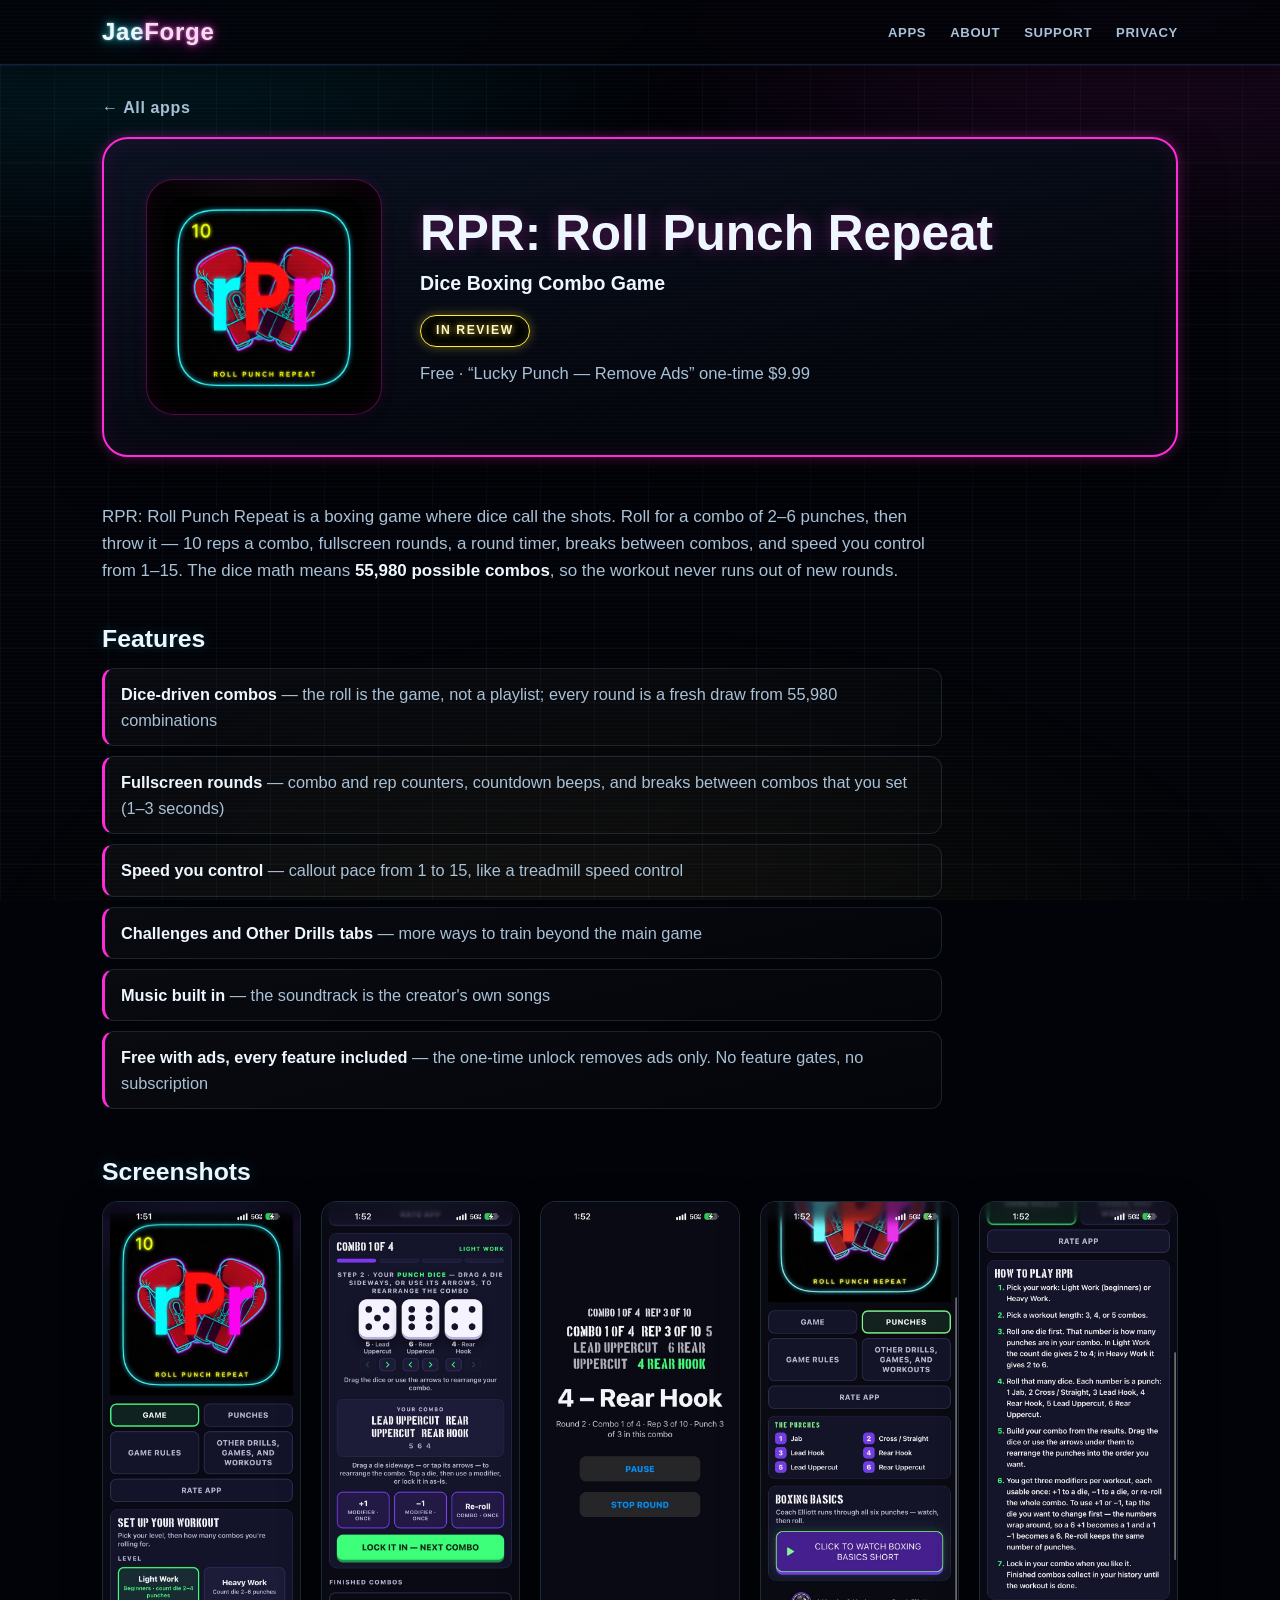
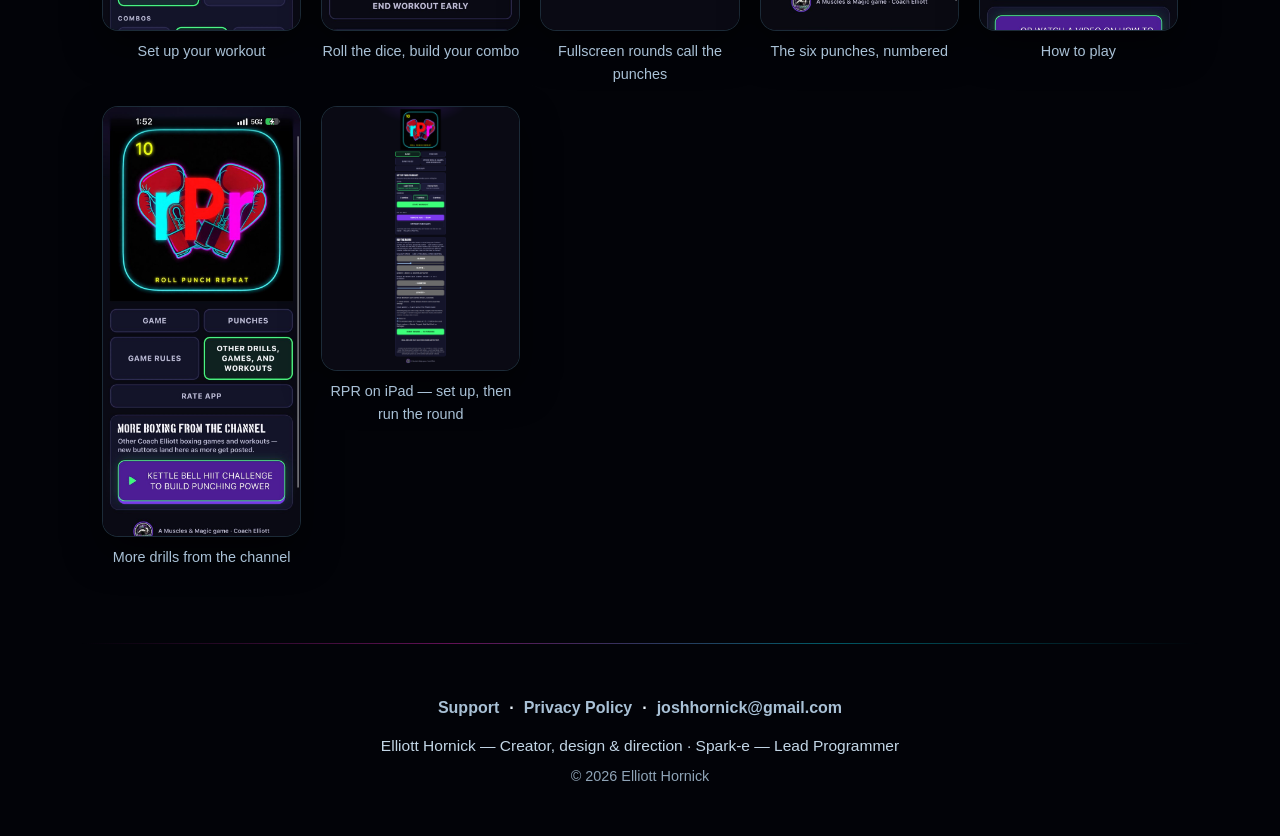
<file: rpr.html>
<!DOCTYPE html>
<html lang="en">
<head>
<meta charset="utf-8">
<meta name="viewport" content="width=device-width, initial-scale=1">
<title>RPR: Roll Punch Repeat — JaeForge</title>
<meta name="description" content="RPR: Roll Punch Repeat is a dice boxing combo game — roll for a combo of 2–6 punches, then throw it. 55,980 possible combos, fullscreen timed rounds, and the creator's own songs built in.">
<link rel="icon" type="image/png" href="assets/icons/rpr.png">
<link rel="stylesheet" href="styles.css">
</head>
<body>
<a class="skip-link" href="#main">Skip to content</a>

<header class="site-header">
  <div class="wrap header-inner">
    <a class="wordmark" href="index.html" aria-label="JaeForge — home">Jae<span class="wm-forge">Forge</span></a>
    <nav aria-label="Site">
      <ul class="nav-list">
        <li><a href="index.html#apps">Apps</a></li>
        <li><a href="index.html#about">About</a></li>
        <li><a href="https://elliotthornick.github.io/app-support/support.html">Support</a></li>
        <li><a href="https://elliotthornick.github.io/app-support/privacy.html">Privacy</a></li>
      </ul>
    </nav>
  </div>
</header>

<main id="main">
  <div class="wrap">
    <p class="back-link"><a href="index.html#apps">← All apps</a></p>
    <section class="app-hero-inner accent-magenta" aria-labelledby="app-name">
      <div class="app-icon-frame app-icon-frame-lg"><img class="app-icon" src="assets/icons/rpr.png" alt="RPR: Roll Punch Repeat app icon — neon periodic tile with the letters rPr over boxing gloves" width="512" height="512"></div>
      <div class="app-hero-text">
        <h1 id="app-name">RPR: Roll Punch Repeat</h1>
        <p class="app-tagline">Dice Boxing Combo Game</p>
        <p class="app-badge-row"><span class="badge badge-review">In Review</span></p>
        <p class="app-price">Free · “Lucky Punch — Remove Ads” one-time $9.99</p>
      </div>
    </section>
  </div>

  <section class="app-detail wrap accent-magenta">
    <div class="app-copy">
      <p>RPR: Roll Punch Repeat is a boxing game where dice call the shots. Roll for a combo of 2–6 punches, then throw it — 10 reps a combo, fullscreen rounds, a round timer, breaks between combos, and speed you control from 1–15. The dice math means <strong>55,980 possible combos</strong>, so the workout never runs out of new rounds.</p>

      <h2>Features</h2>
      <ul class="feature-list">
        <li><strong>Dice-driven combos</strong> — the roll is the game, not a playlist; every round is a fresh draw from 55,980 combinations</li>
        <li><strong>Fullscreen rounds</strong> — combo and rep counters, countdown beeps, and breaks between combos that you set (1–3 seconds)</li>
        <li><strong>Speed you control</strong> — callout pace from 1 to 15, like a treadmill speed control</li>
        <li><strong>Challenges and Other Drills tabs</strong> — more ways to train beyond the main game</li>
        <li><strong>Music built in</strong> — the soundtrack is the creator's own songs</li>
        <li><strong>Free with ads, every feature included</strong> — the one-time unlock removes ads only. No feature gates, no subscription</li>
      </ul>
    </div>

    <div class="shots">
      <h2>Screenshots</h2>
      <div class="shot-grid portrait">
        <figure class="shot"><img src="assets/shots/rpr/shot-1.jpg" alt="RPR Game tab — set up your workout, picking Light Work for beginners or Heavy Work" width="660" height="1434" loading="lazy"><figcaption>Set up your workout</figcaption></figure>
        <figure class="shot"><img src="assets/shots/rpr/shot-2.jpg" alt="RPR combo builder — punch dice showing Lead Uppercut, Rear Uppercut and Rear Hook, with rearrange arrows, modifiers and the Lock It In button" width="660" height="1434" loading="lazy"><figcaption>Roll the dice, build your combo</figcaption></figure>
        <figure class="shot"><img src="assets/shots/rpr/shot-3.jpg" alt="RPR fullscreen round in progress — the screen calls 4, Rear Hook, in round 2, combo 1 of 4, rep 3 of 10" width="660" height="1434" loading="lazy"><figcaption>Fullscreen rounds call the punches</figcaption></figure>
        <figure class="shot"><img src="assets/shots/rpr/shot-4.jpg" alt="RPR Punches tab — the six punches numbered 1 to 6, from Jab to Rear Uppercut, plus the Boxing Basics video" width="660" height="1434" loading="lazy"><figcaption>The six punches, numbered</figcaption></figure>
        <figure class="shot"><img src="assets/shots/rpr/shot-5.jpg" alt="RPR Game Rules — how to play, from picking your level and workout length to rolling dice and locking in combos" width="660" height="1434" loading="lazy"><figcaption>How to play</figcaption></figure>
        <figure class="shot"><img src="assets/shots/rpr/shot-6.jpg" alt="RPR Other Drills tab — more boxing games and workouts from the channel, including the Kettle Bell HIIT Challenge" width="660" height="1434" loading="lazy"><figcaption>More drills from the channel</figcaption></figure>
        <figure class="shot"><img src="assets/shots/rpr/rpr-ipad-13.png" alt="RPR on iPad — the workout setup screen with level and combo pickers, callout speed and break sliders, and the Start Round button" width="2048" height="2732" loading="lazy"><figcaption>RPR on iPad — set up, then run the round</figcaption></figure>
      </div>
    </div>
  </section>
</main>

<footer class="site-footer">
  <div class="wrap footer-inner">
    <p class="footer-links">
      <a href="https://elliotthornick.github.io/app-support/support.html">Support</a>
      <span aria-hidden="true">·</span>
      <a href="https://elliotthornick.github.io/app-support/privacy.html">Privacy Policy</a>
      <span aria-hidden="true">·</span>
      <a href="mailto:joshhornick@gmail.com">joshhornick@gmail.com</a>
    </p>
    <p class="footer-credits">Elliott Hornick — Creator, design &amp; direction · Spark-e — Lead Programmer</p>
    <p class="footer-copy">© 2026 Elliott Hornick</p>
  </div>
</footer>

<script src="script.js"></script>
</body>
</html>
</file>
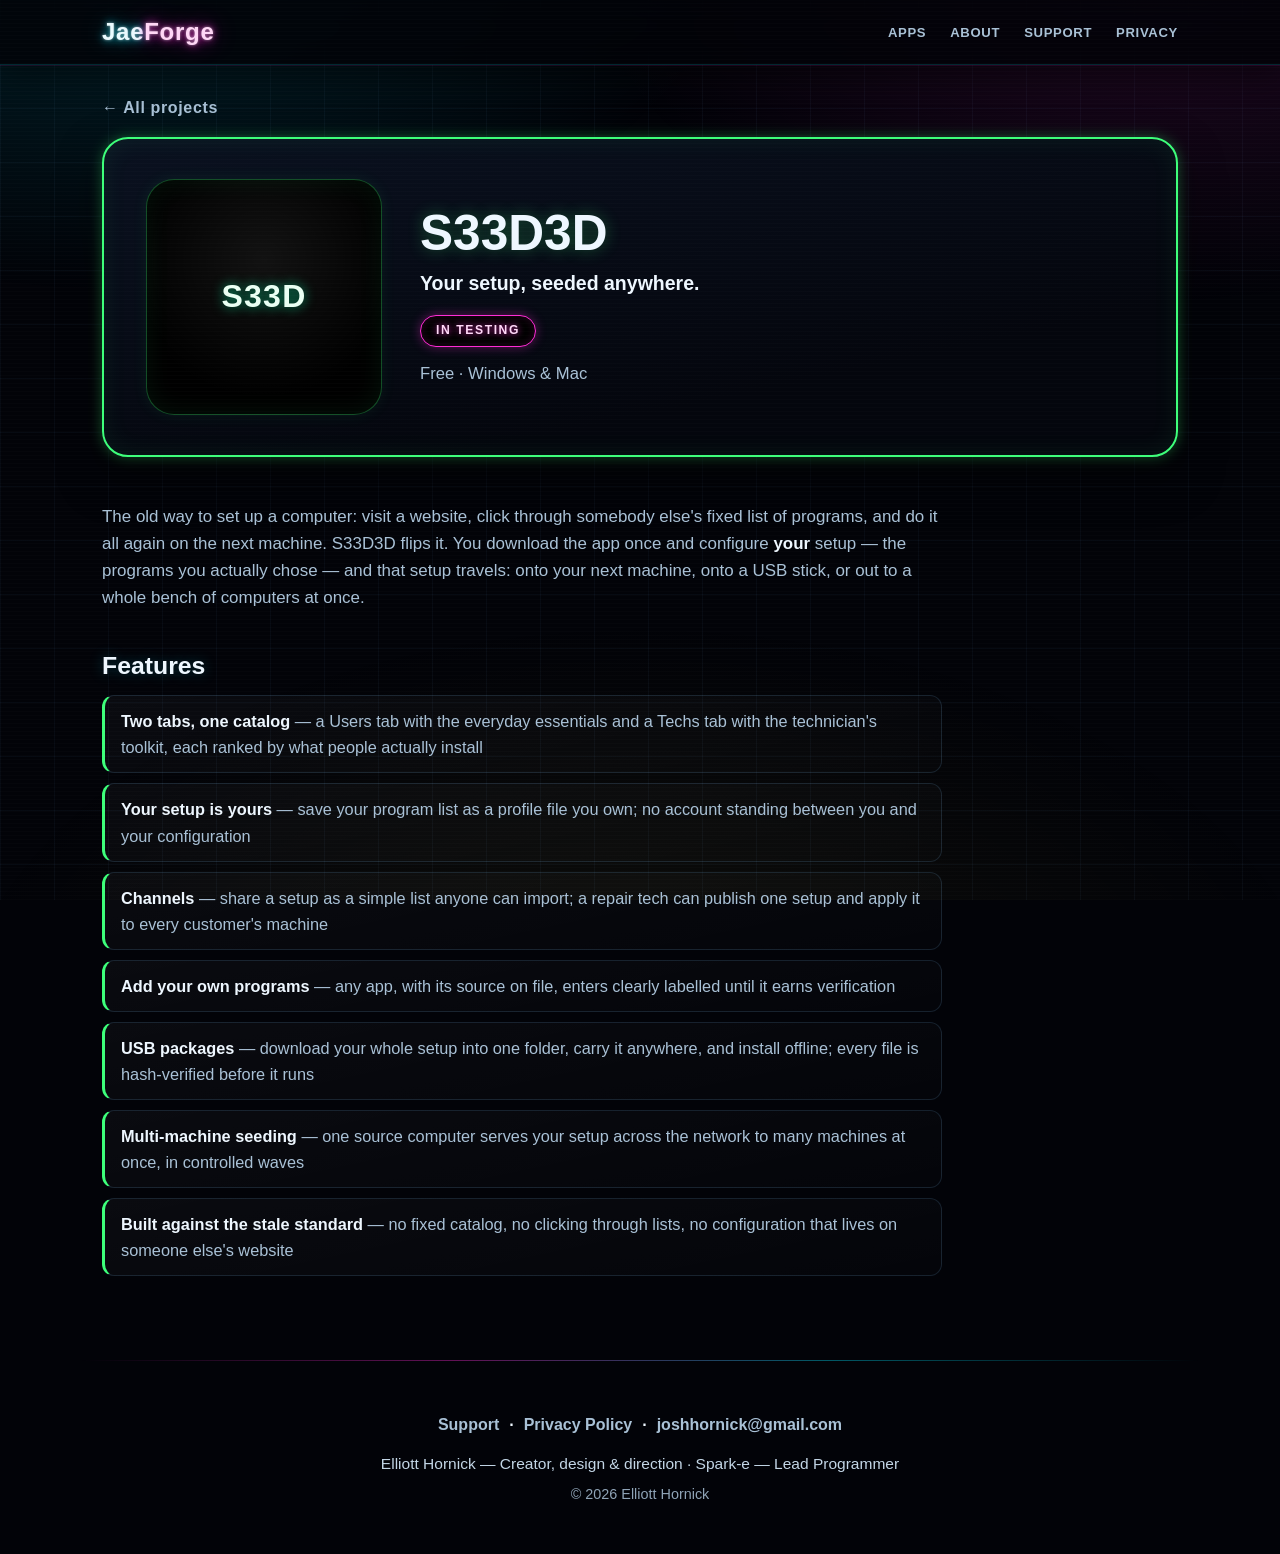
<file: s33d3d.html>
<!DOCTYPE html>
<html lang="en">
<head>
<meta charset="utf-8">
<meta name="viewport" content="width=device-width, initial-scale=1">
<title>S33D3D — JaeForge</title>
<meta name="description" content="S33D3D is JaeForge's mass installer: configure your programs once, then seed that setup onto any machine — by USB, or across a whole bench at once. Your configuration, your channels, your rules.">
<link rel="icon" type="image/png" href="assets/icons/gassy-capys.png">
<link rel="stylesheet" href="styles.css">
</head>
<body>
<a class="skip-link" href="#main">Skip to content</a>

<header class="site-header">
  <div class="wrap header-inner">
    <a class="wordmark" href="index.html" aria-label="JaeForge — home">Jae<span class="wm-forge">Forge</span></a>
    <nav aria-label="Site">
      <ul class="nav-list">
        <li><a href="index.html#apps">Apps</a></li>
        <li><a href="index.html#about">About</a></li>
        <li><a href="https://elliotthornick.github.io/app-support/support.html">Support</a></li>
        <li><a href="https://elliotthornick.github.io/app-support/privacy.html">Privacy</a></li>
      </ul>
    </nav>
  </div>
</header>

<main id="main">
  <div class="wrap">
    <p class="back-link"><a href="index.html#tools">← All projects</a></p>
    <section class="app-hero-inner accent-green" aria-labelledby="app-name">
      <div class="app-icon-frame app-icon-frame-lg"><div class="app-icon-text" aria-hidden="true">S33D</div></div>
      <div class="app-hero-text">
        <h1 id="app-name">S33D3D</h1>
        <p class="app-tagline">Your setup, seeded anywhere.</p>
        <p class="app-badge-row"><span class="badge badge-dev">In Testing</span></p>
        <p class="app-price">Free · Windows &amp; Mac</p>
      </div>
    </section>
  </div>

  <section class="app-detail wrap accent-green">
    <div class="app-copy">
      <p>The old way to set up a computer: visit a website, click through somebody else's fixed list of programs, and do it all again on the next machine. S33D3D flips it. You download the app once and configure <strong>your</strong> setup — the programs you actually chose — and that setup travels: onto your next machine, onto a USB stick, or out to a whole bench of computers at once.</p>

      <h2>Features</h2>
      <ul class="feature-list">
        <li><strong>Two tabs, one catalog</strong> — a Users tab with the everyday essentials and a Techs tab with the technician's toolkit, each ranked by what people actually install</li>
        <li><strong>Your setup is yours</strong> — save your program list as a profile file you own; no account standing between you and your configuration</li>
        <li><strong>Channels</strong> — share a setup as a simple list anyone can import; a repair tech can publish one setup and apply it to every customer's machine</li>
        <li><strong>Add your own programs</strong> — any app, with its source on file, enters clearly labelled until it earns verification</li>
        <li><strong>USB packages</strong> — download your whole setup into one folder, carry it anywhere, and install offline; every file is hash-verified before it runs</li>
        <li><strong>Multi-machine seeding</strong> — one source computer serves your setup across the network to many machines at once, in controlled waves</li>
        <li><strong>Built against the stale standard</strong> — no fixed catalog, no clicking through lists, no configuration that lives on someone else's website</li>
      </ul>
    </div>
  </section>
</main>

<footer class="site-footer">
  <div class="wrap footer-inner">
    <p class="footer-links">
      <a href="https://elliotthornick.github.io/app-support/support.html">Support</a>
      <span aria-hidden="true">·</span>
      <a href="https://elliotthornick.github.io/app-support/privacy.html">Privacy Policy</a>
      <span aria-hidden="true">·</span>
      <a href="mailto:joshhornick@gmail.com">joshhornick@gmail.com</a>
    </p>
    <p class="footer-credits">Elliott Hornick — Creator, design &amp; direction · Spark-e — Lead Programmer</p>
    <p class="footer-copy">© 2026 Elliott Hornick</p>
  </div>
</footer>

<script src="script.js"></script>
</body>
</html>
</file>
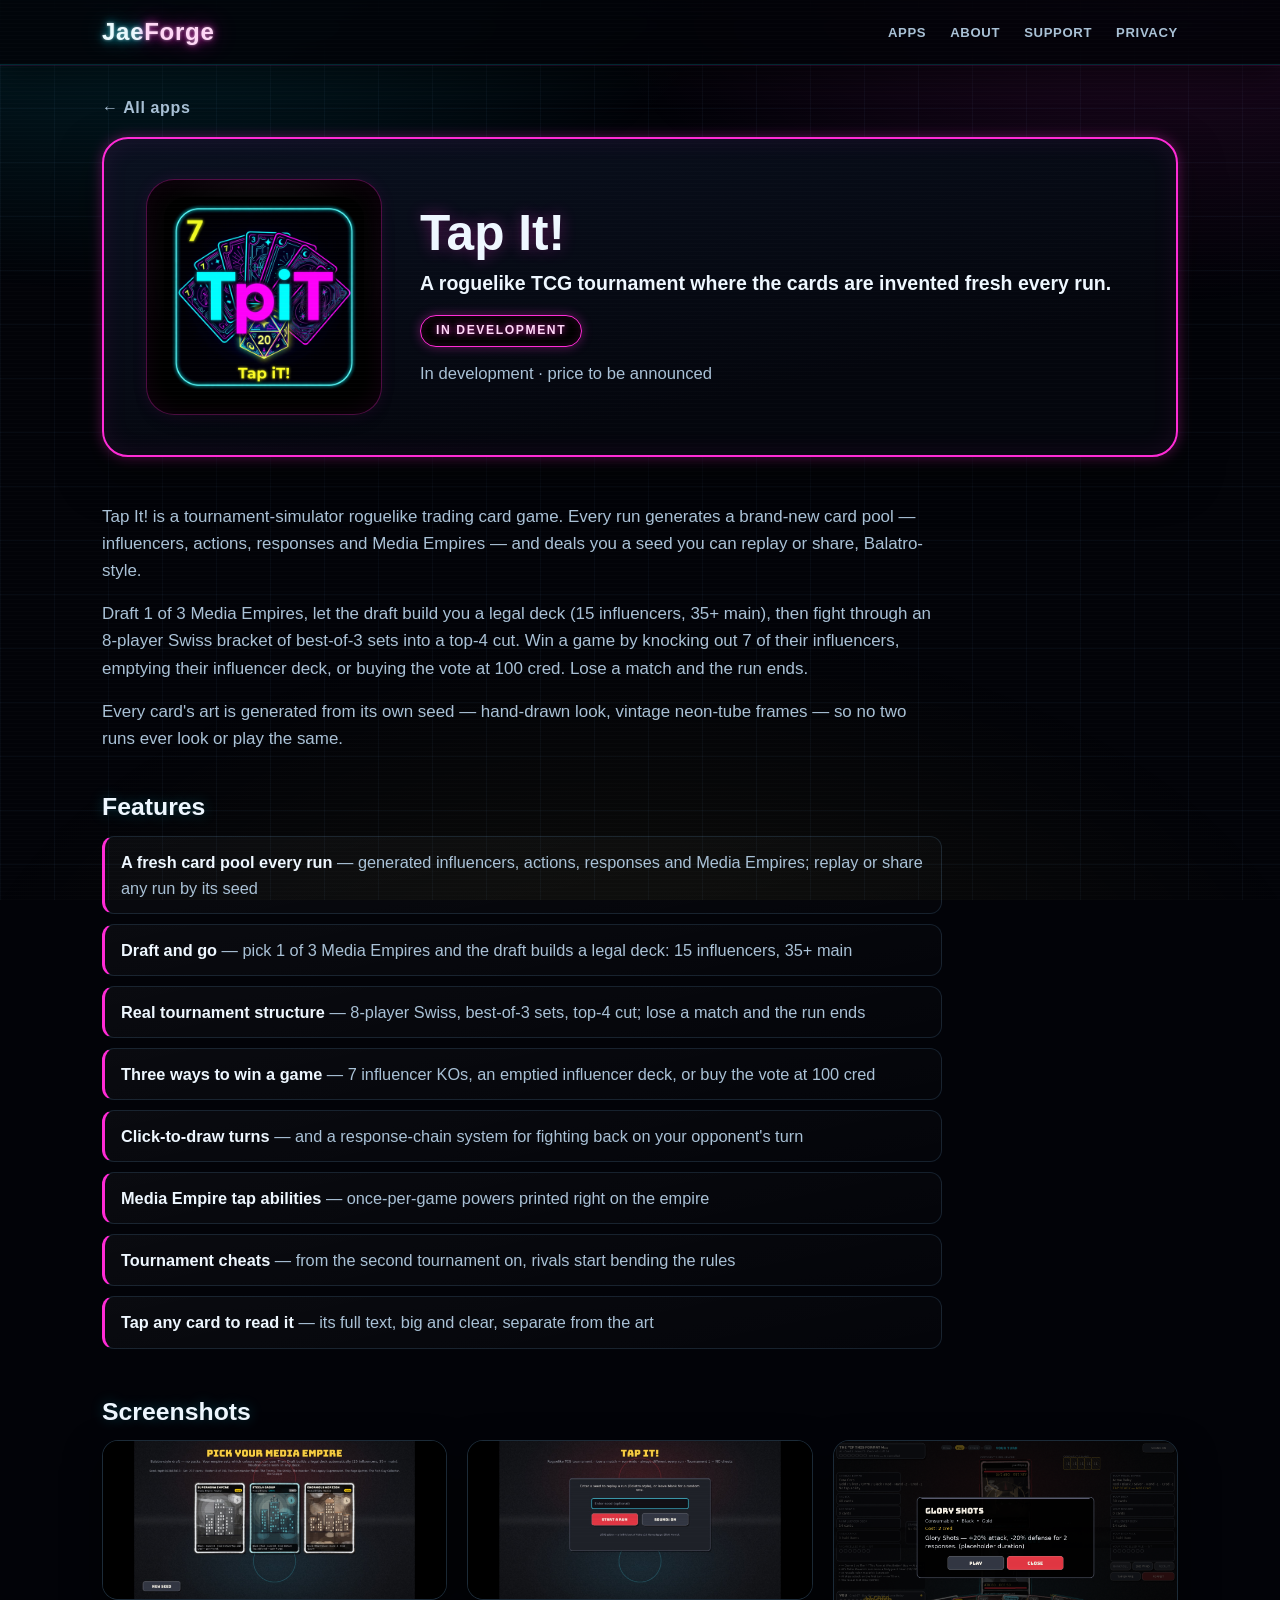
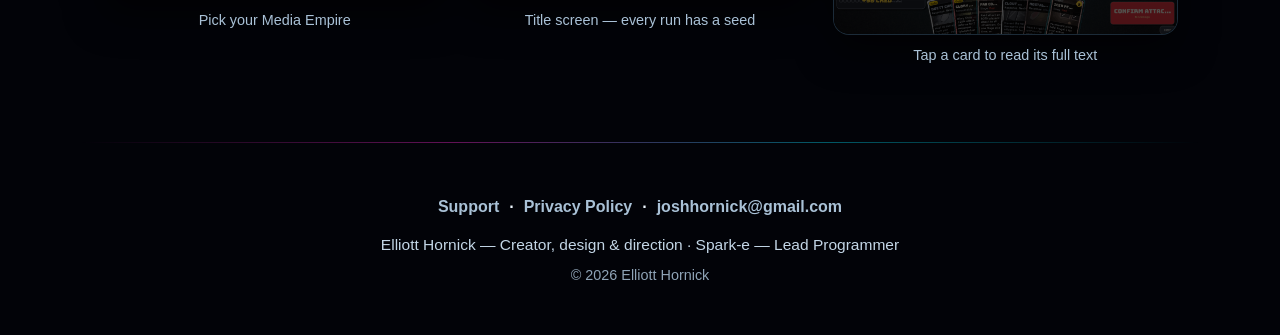
<file: tap-it.html>
<!DOCTYPE html>
<html lang="en">
<head>
<meta charset="utf-8">
<meta name="viewport" content="width=device-width, initial-scale=1">
<title>Tap It! — JaeForge</title>
<meta name="description" content="Tap It! is a roguelike TCG tournament where every run generates a brand-new card pool — draft a Media Empire, fight through an 8-player Swiss bracket, and don't get cancelled.">
<link rel="icon" type="image/png" href="assets/icons/tap-it.png">
<link rel="stylesheet" href="styles.css">
</head>
<body>
<a class="skip-link" href="#main">Skip to content</a>

<header class="site-header">
  <div class="wrap header-inner">
    <a class="wordmark" href="index.html" aria-label="JaeForge — home">Jae<span class="wm-forge">Forge</span></a>
    <nav aria-label="Site">
      <ul class="nav-list">
        <li><a href="index.html#apps">Apps</a></li>
        <li><a href="index.html#about">About</a></li>
        <li><a href="https://elliotthornick.github.io/app-support/support.html">Support</a></li>
        <li><a href="https://elliotthornick.github.io/app-support/privacy.html">Privacy</a></li>
      </ul>
    </nav>
  </div>
</header>

<main id="main">
  <div class="wrap">
    <p class="back-link"><a href="index.html#apps">← All apps</a></p>
    <section class="app-hero-inner accent-magenta" aria-labelledby="app-name">
      <div class="app-icon-frame app-icon-frame-lg"><img class="app-icon" src="assets/icons/tap-it.png" alt="Tap It! app icon — neon periodic tile with the letters TpiT" width="512" height="512"></div>
      <div class="app-hero-text">
        <h1 id="app-name">Tap It!</h1>
        <p class="app-tagline">A roguelike TCG tournament where the cards are invented fresh every run.</p>
        <p class="app-badge-row"><span class="badge badge-dev">In Development</span></p>
        <p class="app-price">In development · price to be announced</p>
      </div>
    </section>
  </div>

  <section class="app-detail wrap accent-magenta">
    <div class="app-copy">
      <p>Tap It! is a tournament-simulator roguelike trading card game. Every run generates a brand-new card pool — influencers, actions, responses and Media Empires — and deals you a seed you can replay or share, Balatro-style.</p>
      <p>Draft 1 of 3 Media Empires, let the draft build you a legal deck (15 influencers, 35+ main), then fight through an 8-player Swiss bracket of best-of-3 sets into a top-4 cut. Win a game by knocking out 7 of their influencers, emptying their influencer deck, or buying the vote at 100 cred. Lose a match and the run ends.</p>
      <p>Every card's art is generated from its own seed — hand-drawn look, vintage neon-tube frames — so no two runs ever look or play the same.</p>

      <h2>Features</h2>
      <ul class="feature-list">
        <li><strong>A fresh card pool every run</strong> — generated influencers, actions, responses and Media Empires; replay or share any run by its seed</li>
        <li><strong>Draft and go</strong> — pick 1 of 3 Media Empires and the draft builds a legal deck: 15 influencers, 35+ main</li>
        <li><strong>Real tournament structure</strong> — 8-player Swiss, best-of-3 sets, top-4 cut; lose a match and the run ends</li>
        <li><strong>Three ways to win a game</strong> — 7 influencer KOs, an emptied influencer deck, or buy the vote at 100 cred</li>
        <li><strong>Click-to-draw turns</strong> — and a response-chain system for fighting back on your opponent's turn</li>
        <li><strong>Media Empire tap abilities</strong> — once-per-game powers printed right on the empire</li>
        <li><strong>Tournament cheats</strong> — from the second tournament on, rivals start bending the rules</li>
        <li><strong>Tap any card to read it</strong> — its full text, big and clear, separate from the art</li>
      </ul>
    </div>

    <div class="shots">
      <h2>Screenshots</h2>
      <div class="shot-grid landscape">
        <figure class="shot"><img src="assets/shots/tap-it/empire-pick.jpg" alt="Tap It! — the Pick Your Media Empire screen, with three generated empires to choose from" width="1320" height="608" loading="lazy"><figcaption>Pick your Media Empire</figcaption></figure>
        <figure class="shot"><img src="assets/shots/tap-it/title-screen.jpg" alt="Tap It! title screen — enter a seed to replay a run, or start a fresh one" width="1320" height="608" loading="lazy"><figcaption>Title screen — every run has a seed</figcaption></figure>
        <figure class="shot"><img src="assets/shots/tap-it/card-text-box.png" alt="Tap It! — tapping a card opens a clean text box with the card's full rules text and a Play button" width="1280" height="720" loading="lazy"><figcaption>Tap a card to read its full text</figcaption></figure>
      </div>
    </div>
  </section>
</main>

<footer class="site-footer">
  <div class="wrap footer-inner">
    <p class="footer-links">
      <a href="https://elliotthornick.github.io/app-support/support.html">Support</a>
      <span aria-hidden="true">·</span>
      <a href="https://elliotthornick.github.io/app-support/privacy.html">Privacy Policy</a>
      <span aria-hidden="true">·</span>
      <a href="mailto:joshhornick@gmail.com">joshhornick@gmail.com</a>
    </p>
    <p class="footer-credits">Elliott Hornick — Creator, design &amp; direction · Spark-e — Lead Programmer</p>
    <p class="footer-copy">© 2026 Elliott Hornick</p>
  </div>
</footer>

<script src="script.js"></script>
</body>
</html>
</file>
<file: styles.css>
/* JaeForge v2 — neon-tile game-studio look.
   Design language borrowed from the Tap It! card frames: near-black depth,
   tight tube-like neon glow (stacked small blurs, never one big bloom),
   periodic-tile app cards in each app's own tile color.
   Self-contained: system fonts only, no external assets, no trackers. */

:root {
  --bg: #020308;
  --panel: #070b14;
  --panel-2: #0a1120;
  --text: #eef7ff;
  --muted: #a9c1d6;
  --cyan: #00e5ff;
  --magenta: #ff2bd6;
  --yellow: #ffe93d;
  --green: #3dff7a;
  --radius: 22px;
}

* { box-sizing: border-box; }

html {
  scroll-behavior: smooth;
  background: var(--bg);
}

body {
  margin: 0;
  color: var(--text);
  font-family: -apple-system, BlinkMacSystemFont, "Segoe UI", Roboto, "Helvetica Neue", Arial, sans-serif;
  line-height: 1.6;
  -webkit-font-smoothing: antialiased;
  overflow-x: hidden;
}

/* --- Atmosphere: layered neon glows + faint blueprint grid (fixed layer) --- */
body::before {
  content: "";
  position: fixed;
  inset: 0;
  z-index: 0;
  pointer-events: none;
  background:
    radial-gradient(1000px 620px at 10% -10%, rgba(0, 229, 255, 0.15), transparent 62%),
    radial-gradient(920px 580px at 90% -6%, rgba(255, 43, 214, 0.13), transparent 62%),
    radial-gradient(1150px 720px at 50% 118%, rgba(255, 233, 61, 0.06), transparent 62%),
    linear-gradient(rgba(130, 195, 255, 0.045) 1px, transparent 1px),
    linear-gradient(90deg, rgba(130, 195, 255, 0.045) 1px, transparent 1px);
  background-size: auto, auto, auto, 54px 54px, 54px 54px;
}

/* --- Scanline texture, barely-there --- */
body::after {
  content: "";
  position: fixed;
  inset: 0;
  z-index: 60;
  pointer-events: none;
  background: repeating-linear-gradient(0deg, rgba(255, 255, 255, 0.016) 0 1px, transparent 1px 4px);
}

.site-header, main, .site-footer { position: relative; z-index: 1; }

.wrap { max-width: 1120px; margin: 0 auto; padding: 0 22px; }

a { color: var(--cyan); }
a:hover { color: var(--yellow); }
a:focus-visible, .btn:focus-visible {
  outline: 3px solid var(--yellow);
  outline-offset: 3px;
  border-radius: 6px;
}

.skip-link {
  position: absolute; left: -9999px; top: 0;
  background: var(--yellow); color: #111; padding: 10px 16px; z-index: 70;
  font-weight: 700; border-radius: 0 0 10px 0;
}
.skip-link:focus { left: 0; color: #111; }

/* ================= Header ================= */
.site-header {
  position: sticky; top: 0; z-index: 20;
  background: rgba(2, 3, 8, 0.86);
  backdrop-filter: blur(12px);
  border-bottom: 1px solid rgba(0, 229, 255, 0.16);
  box-shadow: 0 1px 0 rgba(255, 43, 214, 0.10), 0 10px 34px rgba(0, 0, 0, 0.45);
}
.header-inner {
  display: flex; align-items: center; justify-content: space-between;
  gap: 16px; padding-top: 13px; padding-bottom: 13px; flex-wrap: wrap;
}
.wordmark {
  font-size: 1.5rem; font-weight: 900; letter-spacing: 0.03em;
  color: #eafcff; text-decoration: none;
  text-shadow: 0 0 3px rgba(255, 255, 255, 0.55), 0 0 10px rgba(0, 229, 255, 0.75), 0 0 26px rgba(0, 229, 255, 0.4);
}
.wordmark:hover { color: #eafcff; }
.wm-forge {
  color: #ffd7f6;
  text-shadow: 0 0 3px rgba(255, 255, 255, 0.5), 0 0 10px rgba(255, 43, 214, 0.8), 0 0 26px rgba(255, 43, 214, 0.45);
}
.nav-list { display: flex; gap: 24px; list-style: none; margin: 0; padding: 0; flex-wrap: wrap; }
.nav-list a {
  color: var(--muted); text-decoration: none; font-weight: 700;
  letter-spacing: 0.05em; text-transform: uppercase; font-size: 0.82rem;
}
.nav-list a:hover { color: var(--yellow); text-shadow: 0 0 10px rgba(255, 233, 61, 0.6); }

/* ================= Hero — title screen ================= */
.hero { padding: 92px 0 84px; }
.hero .wrap {
  position: relative;
  border: 1px solid rgba(0, 229, 255, 0.28);
  border-radius: 28px;
  background: linear-gradient(180deg, rgba(11, 18, 33, 0.78), rgba(3, 5, 10, 0.62));
  box-shadow:
    inset 0 0 70px rgba(0, 229, 255, 0.05),
    inset 0 0 120px rgba(255, 43, 214, 0.04),
    0 34px 90px rgba(0, 0, 0, 0.55);
  padding: 60px 34px 56px;
  text-align: center;
  overflow: hidden;
}
/* Marquee light-strip across the top of the panel */
.hero .wrap::before {
  content: "";
  position: absolute; top: 0; left: 6%; right: 6%; height: 3px;
  background: linear-gradient(90deg, transparent, var(--cyan) 22%, var(--magenta) 55%, var(--yellow) 82%, transparent);
  box-shadow: 0 0 14px rgba(0, 229, 255, 0.55), 0 0 22px rgba(255, 43, 214, 0.35);
}
/* Soft stage light pooling behind the title */
.hero .wrap::after {
  content: "";
  position: absolute; inset: 0; pointer-events: none;
  background: radial-gradient(560px 240px at 50% 30%, rgba(0, 229, 255, 0.10), transparent 70%);
}
.hero .wrap > * { position: relative; z-index: 1; }

.hero-eyebrow { display: flex; gap: 12px; justify-content: center; flex-wrap: wrap; margin: 0 0 34px; }
.tile-chip {
  display: grid; place-items: center;
  width: 58px; height: 58px; border-radius: 15px;
  border: 2.5px solid; font-weight: 900; font-size: 0.98rem; letter-spacing: 0.03em;
  background: #000;
}
.tile-chip:nth-child(odd) { transform: rotate(-3deg); }
.tile-chip:nth-child(even) { transform: rotate(3deg); }
.chip-cyan {
  color: #c9f8ff; border-color: var(--cyan);
  text-shadow: 0 0 6px rgba(0, 229, 255, 0.9);
  box-shadow: 0 0 10px rgba(0, 229, 255, 0.45), inset 0 0 12px rgba(0, 229, 255, 0.22);
}
.chip-magenta {
  color: #ffd9f8; border-color: var(--magenta);
  text-shadow: 0 0 6px rgba(255, 43, 214, 0.9);
  box-shadow: 0 0 10px rgba(255, 43, 214, 0.45), inset 0 0 12px rgba(255, 43, 214, 0.22);
}
.chip-yellow {
  color: #fff7c2; border-color: var(--yellow);
  text-shadow: 0 0 6px rgba(255, 233, 61, 0.9);
  box-shadow: 0 0 10px rgba(255, 233, 61, 0.4), inset 0 0 12px rgba(255, 233, 61, 0.18);
}

.hero-title {
  margin: 0 0 18px;
  font-size: clamp(3.4rem, 11vw, 6.2rem);
  font-weight: 900; line-height: 1.0; letter-spacing: 0.015em;
  color: #eafcff;
  text-shadow:
    0 0 4px rgba(255, 255, 255, 0.65),
    0 0 14px rgba(0, 229, 255, 0.85),
    0 0 34px rgba(0, 229, 255, 0.5),
    0 0 72px rgba(0, 229, 255, 0.32);
}
.hero-title .wm-forge {
  color: #ffd7f6;
  text-shadow:
    0 0 4px rgba(255, 255, 255, 0.6),
    0 0 14px rgba(255, 43, 214, 0.85),
    0 0 34px rgba(255, 43, 214, 0.5),
    0 0 72px rgba(255, 43, 214, 0.32);
}
.hero-statement {
  font-size: clamp(1.18rem, 3.4vw, 1.55rem); font-weight: 700;
  margin: 0 auto 12px; max-width: 730px;
}
.hero-sub { color: var(--muted); margin: 0 auto 34px; max-width: 620px; font-size: 1.03rem; }
.hero-actions { display: flex; gap: 16px; justify-content: center; flex-wrap: wrap; margin: 0; }

.btn {
  display: inline-block; padding: 13px 30px; border-radius: 999px;
  font-weight: 800; letter-spacing: 0.03em; text-decoration: none;
  border: 2px solid transparent;
  transition: box-shadow 160ms ease, background 160ms ease, color 160ms ease, border-color 160ms ease;
}
.btn-primary {
  background: linear-gradient(180deg, #57f4ff, #00c9e6);
  color: #03222b;
  box-shadow: 0 0 16px rgba(0, 229, 255, 0.5), 0 8px 26px rgba(0, 0, 0, 0.5);
}
.btn-primary:hover {
  background: linear-gradient(180deg, #fff27a, #ffd91f);
  color: #26200a;
  box-shadow: 0 0 16px rgba(255, 233, 61, 0.5), 0 8px 26px rgba(0, 0, 0, 0.5);
}
.btn-ghost {
  border-color: var(--magenta); color: #ffe3fb; background: rgba(0, 0, 0, 0.35);
  box-shadow: 0 0 12px rgba(255, 43, 214, 0.35), inset 0 0 14px rgba(255, 43, 214, 0.14);
}
.btn-ghost:hover {
  color: #fff7c2; border-color: var(--yellow);
  box-shadow: 0 0 12px rgba(255, 233, 61, 0.4), inset 0 0 14px rgba(255, 233, 61, 0.12);
}

/* ================= Sections ================= */
.section { padding: 78px 0; position: relative; }
.section::before {
  content: "";
  position: absolute; top: 0; left: 50%; transform: translateX(-50%);
  width: min(1120px, calc(100% - 44px)); height: 1px;
  background: linear-gradient(90deg, transparent, rgba(0, 229, 255, 0.38), rgba(255, 43, 214, 0.38), rgba(255, 233, 61, 0.30), transparent);
}
.section h2 {
  font-size: clamp(1.9rem, 5vw, 2.45rem); font-weight: 900; letter-spacing: 0.015em;
  margin: 0 0 34px; line-height: 1.15;
  text-shadow: 0 0 16px rgba(0, 229, 255, 0.28);
}
.section h2::before {
  content: "";
  display: inline-block;
  width: 0.58em; height: 0.58em; margin-right: 0.42em;
  border: 3px solid var(--cyan); border-radius: 24%;
  background: #000;
  box-shadow: 0 0 9px rgba(0, 229, 255, 0.55), inset 0 0 8px rgba(0, 229, 255, 0.3);
  vertical-align: baseline;
}
.section-about h2::before {
  border-color: var(--magenta);
  box-shadow: 0 0 9px rgba(255, 43, 214, 0.55), inset 0 0 8px rgba(255, 43, 214, 0.3);
}

/* ================= App cards — periodic tiles ================= */
.app-grid {
  display: grid; gap: 26px;
  grid-template-columns: repeat(auto-fit, minmax(300px, 1fr));
}
.app-card {
  --accent: var(--cyan);
  --accent-glow: rgba(0, 229, 255, 0.30);
  --accent-glow-soft: rgba(0, 229, 255, 0.08);
  display: flex; flex-direction: column; align-items: center;
  background: linear-gradient(168deg, var(--panel-2), #04060d 72%);
  border: 2px solid var(--accent);
  border-radius: var(--radius);
  padding: 28px 24px 26px;
  box-shadow:
    0 0 13px var(--accent-glow),
    inset 0 0 26px var(--accent-glow-soft),
    0 20px 44px rgba(0, 0, 0, 0.5);
  transition: transform 170ms ease, box-shadow 170ms ease;
}
.app-card:hover {
  transform: translateY(-5px);
  box-shadow:
    0 0 22px var(--accent-glow),
    inset 0 0 30px var(--accent-glow-soft),
    0 28px 54px rgba(0, 0, 0, 0.58);
}
.accent-cyan    { --accent: var(--cyan);    --accent-glow: rgba(0, 229, 255, 0.32);  --accent-glow-soft: rgba(0, 229, 255, 0.08); }
.accent-magenta { --accent: var(--magenta); --accent-glow: rgba(255, 43, 214, 0.32); --accent-glow-soft: rgba(255, 43, 214, 0.08); }
.accent-yellow  { --accent: var(--yellow);  --accent-glow: rgba(255, 233, 61, 0.30); --accent-glow-soft: rgba(255, 233, 61, 0.07); }
.accent-green   { --accent: var(--green);   --accent-glow: rgba(61, 255, 122, 0.30); --accent-glow-soft: rgba(61, 255, 122, 0.07); }

.app-icon-frame {
  display: grid; place-items: center;
  width: 184px; height: 184px; margin-bottom: 22px;
  border-radius: 28px;
  border: 1.5px solid var(--accent-glow);
  background:
    radial-gradient(circle at 50% 34%, rgba(255, 255, 255, 0.07), transparent 72%),
    #000;
  box-shadow:
    inset 0 0 26px var(--accent-glow-soft),
    0 0 16px var(--accent-glow-soft);
}
.app-icon {
  width: 152px; height: 152px; border-radius: 22px;
  box-shadow: 0 10px 26px rgba(0, 0, 0, 0.6);
}
.app-body { width: 100%; }
.app-body h3 {
  margin: 0 0 9px; font-size: 1.34rem; font-weight: 850; letter-spacing: 0.01em;
  text-shadow: 0 0 14px var(--accent-glow);
}
.app-body p { margin: 0 0 14px; color: var(--muted); font-size: 0.99rem; }
.app-body p:last-child { margin-bottom: 0; }

/* Status badges — lit signs */
.badge {
  display: inline-block; padding: 5px 15px; border-radius: 999px;
  font-size: 0.76rem; font-weight: 800; letter-spacing: 0.13em; text-transform: uppercase;
  border: 1.5px solid; background: #000;
}
.badge-live {
  color: #c9f8ff; border-color: var(--cyan);
  text-shadow: 0 0 7px rgba(0, 229, 255, 0.85);
  box-shadow: 0 0 11px rgba(0, 229, 255, 0.4), inset 0 0 10px rgba(0, 229, 255, 0.16);
}
.badge-review {
  color: #fff7c2; border-color: var(--yellow);
  text-shadow: 0 0 7px rgba(255, 233, 61, 0.85);
  box-shadow: 0 0 11px rgba(255, 233, 61, 0.35), inset 0 0 10px rgba(255, 233, 61, 0.13);
}
.badge-dev {
  color: #ffd9f8; border-color: var(--magenta);
  text-shadow: 0 0 7px rgba(255, 43, 214, 0.85);
  box-shadow: 0 0 11px rgba(255, 43, 214, 0.35), inset 0 0 10px rgba(255, 43, 214, 0.14);
}

/* Text tile for projects without an icon yet */
.app-icon-text {
  font-size: 2rem; font-weight: 900; letter-spacing: 0.04em;
  color: #eafff3; text-shadow: 0 0 12px rgba(0, 255, 170, 0.6);
}

/* ================= About ================= */
.section-about { padding-top: 78px; }
.about-inner {
  border: 1px solid rgba(255, 43, 214, 0.26);
  border-radius: 26px;
  background: linear-gradient(180deg, rgba(13, 10, 26, 0.72), rgba(4, 5, 10, 0.6));
  box-shadow: inset 0 0 60px rgba(255, 43, 214, 0.045), 0 26px 70px rgba(0, 0, 0, 0.5);
  padding: 42px 40px 38px;
}
.about-inner h2 { margin-bottom: 20px; }
.about-inner p { max-width: 780px; color: var(--muted); font-size: 1.07rem; margin: 0 0 16px; }
.about-inner p:last-child { margin-bottom: 0; }
.about-inner strong { color: var(--text); }

/* ================= Footer ================= */
.site-footer { position: relative; padding: 52px 0 48px; text-align: center; }
.site-footer::before {
  content: "";
  position: absolute; top: 0; left: 50%; transform: translateX(-50%);
  width: min(1120px, calc(100% - 44px)); height: 1px;
  background: linear-gradient(90deg, transparent, rgba(255, 43, 214, 0.38), rgba(0, 229, 255, 0.38), transparent);
}
.footer-links { display: flex; gap: 10px; justify-content: center; flex-wrap: wrap; margin: 0 0 14px; font-weight: 700; }
.footer-links a { color: var(--muted); text-decoration: none; }
.footer-links a:hover { color: var(--yellow); text-shadow: 0 0 10px rgba(255, 233, 61, 0.55); }
.footer-credits { color: #c3d6e6; margin: 0 0 6px; font-size: 0.97rem; }
.footer-copy { color: var(--muted); margin: 0; font-size: 0.9rem; opacity: 0.85; }

/* Reveal animation (JS-enhanced only; content is visible without JS) */
.js .reveal { opacity: 0; transform: translateY(14px); transition: opacity 420ms ease, transform 420ms ease; }
.js .reveal.is-visible { opacity: 1; transform: none; }

@media (max-width: 560px) {
  .hero { padding: 52px 0 48px; }
  .hero .wrap { padding: 42px 20px 40px; border-radius: 22px; }
  .tile-chip { width: 48px; height: 48px; font-size: 0.85rem; border-radius: 12px; }
  .hero-eyebrow { gap: 9px; margin-bottom: 26px; }
  .section { padding: 56px 0; }
  .app-icon-frame { width: 156px; height: 156px; }
  .app-icon { width: 128px; height: 128px; }
  .app-card { padding: 24px 18px 22px; }
  .about-inner { padding: 30px 22px 26px; }
  .header-inner { justify-content: center; }
}

@media (prefers-reduced-motion: reduce) {
  html { scroll-behavior: auto; }
  .js .reveal { opacity: 1; transform: none; transition: none; }
  .app-card, .btn { transition: none; }
}

/* ================= Homepage card links (cards navigate; look unchanged) ================= */
.app-card-link { display: block; text-decoration: none; color: inherit; border-radius: var(--radius); }
.app-card-link .app-card { height: 100%; }

/* ================= App detail pages ================= */
.back-link { margin: 0; padding: 30px 0 16px; font-weight: 700; }
.back-link a { color: var(--muted); text-decoration: none; letter-spacing: 0.04em; }
.back-link a:hover { color: var(--yellow); text-shadow: 0 0 10px rgba(255, 233, 61, 0.55); }

.app-hero-inner {
  /* Accent vars come from the .accent-* class on the same element
     (defaults live on .app-card / .accent-* definitions above). */
  display: flex; align-items: center; gap: 38px; flex-wrap: wrap;
  border: 2px solid var(--accent); border-radius: 26px;
  background: linear-gradient(168deg, var(--panel-2), #04060d 72%);
  box-shadow:
    0 0 13px var(--accent-glow),
    inset 0 0 26px var(--accent-glow-soft),
    0 20px 44px rgba(0, 0, 0, 0.5);
  padding: 40px 42px;
}
.app-icon-frame-lg { width: 236px; height: 236px; margin: 0; flex: 0 0 auto; }
.app-icon-frame-lg .app-icon { width: 200px; height: 200px; }
.app-hero-text { flex: 1 1 320px; min-width: 260px; }
.app-hero-text h1 {
  margin: 0 0 8px; font-size: clamp(2.1rem, 5.5vw, 3.1rem); font-weight: 900;
  line-height: 1.08; text-shadow: 0 0 16px var(--accent-glow);
}
.app-tagline { margin: 0 0 16px; font-size: 1.22rem; font-weight: 700; }
.app-badge-row { margin: 0 0 14px; }
.app-price { margin: 0; color: var(--muted); font-size: 1.04rem; }
.app-actions { margin: 22px 0 0; }
.btn-store { font-size: 1.02rem; padding: 14px 32px; }

.app-detail { padding-top: 46px; padding-bottom: 74px; }
.app-copy { max-width: 840px; }
.app-copy h2, .shots h2 {
  font-size: 1.55rem; font-weight: 900; line-height: 1.2;
  margin: 40px 0 14px;
  text-shadow: 0 0 14px rgba(0, 229, 255, 0.25);
}
.app-copy h2:first-child { margin-top: 0; }
.app-copy p { color: var(--muted); font-size: 1.06rem; margin: 0 0 16px; }
.app-copy p:last-child { margin-bottom: 0; }
.app-copy strong { color: var(--text); }

.feature-list { list-style: none; margin: 6px 0 10px; padding: 0; display: grid; gap: 10px; }
.feature-list li {
  color: var(--muted); font-size: 1.02rem;
  background: linear-gradient(168deg, rgba(255, 255, 255, 0.035), rgba(255, 255, 255, 0.012));
  border: 1px solid rgba(130, 195, 255, 0.14);
  border-left: 3px solid var(--accent, var(--cyan));
  border-radius: 12px; padding: 12px 16px;
}
.feature-list li strong { color: var(--text); }

.shots { margin-top: 48px; }
.shots h2 { margin-top: 0; }
.shot-grid { display: grid; gap: 20px; }
.shot-grid.portrait { grid-template-columns: repeat(auto-fill, minmax(175px, 1fr)); }
.shot-grid.landscape { grid-template-columns: repeat(auto-fill, minmax(330px, 1fr)); }
.shot { margin: 0; }
.shot img {
  display: block; width: 100%; height: auto;
  border-radius: 16px; border: 1px solid rgba(130, 195, 255, 0.22);
  box-shadow: 0 16px 36px rgba(0, 0, 0, 0.55); background: #000;
}
.shot figcaption { margin-top: 9px; text-align: center; color: var(--muted); font-size: 0.9rem; }

@media (max-width: 560px) {
  .app-hero-inner { padding: 28px 22px; justify-content: center; text-align: center; }
  .app-icon-frame-lg { width: 188px; height: 188px; }
  .app-icon-frame-lg .app-icon { width: 156px; height: 156px; }
  .app-detail { padding-top: 36px; padding-bottom: 56px; }
  .shot-grid.landscape { grid-template-columns: 1fr; }
}
</file>
